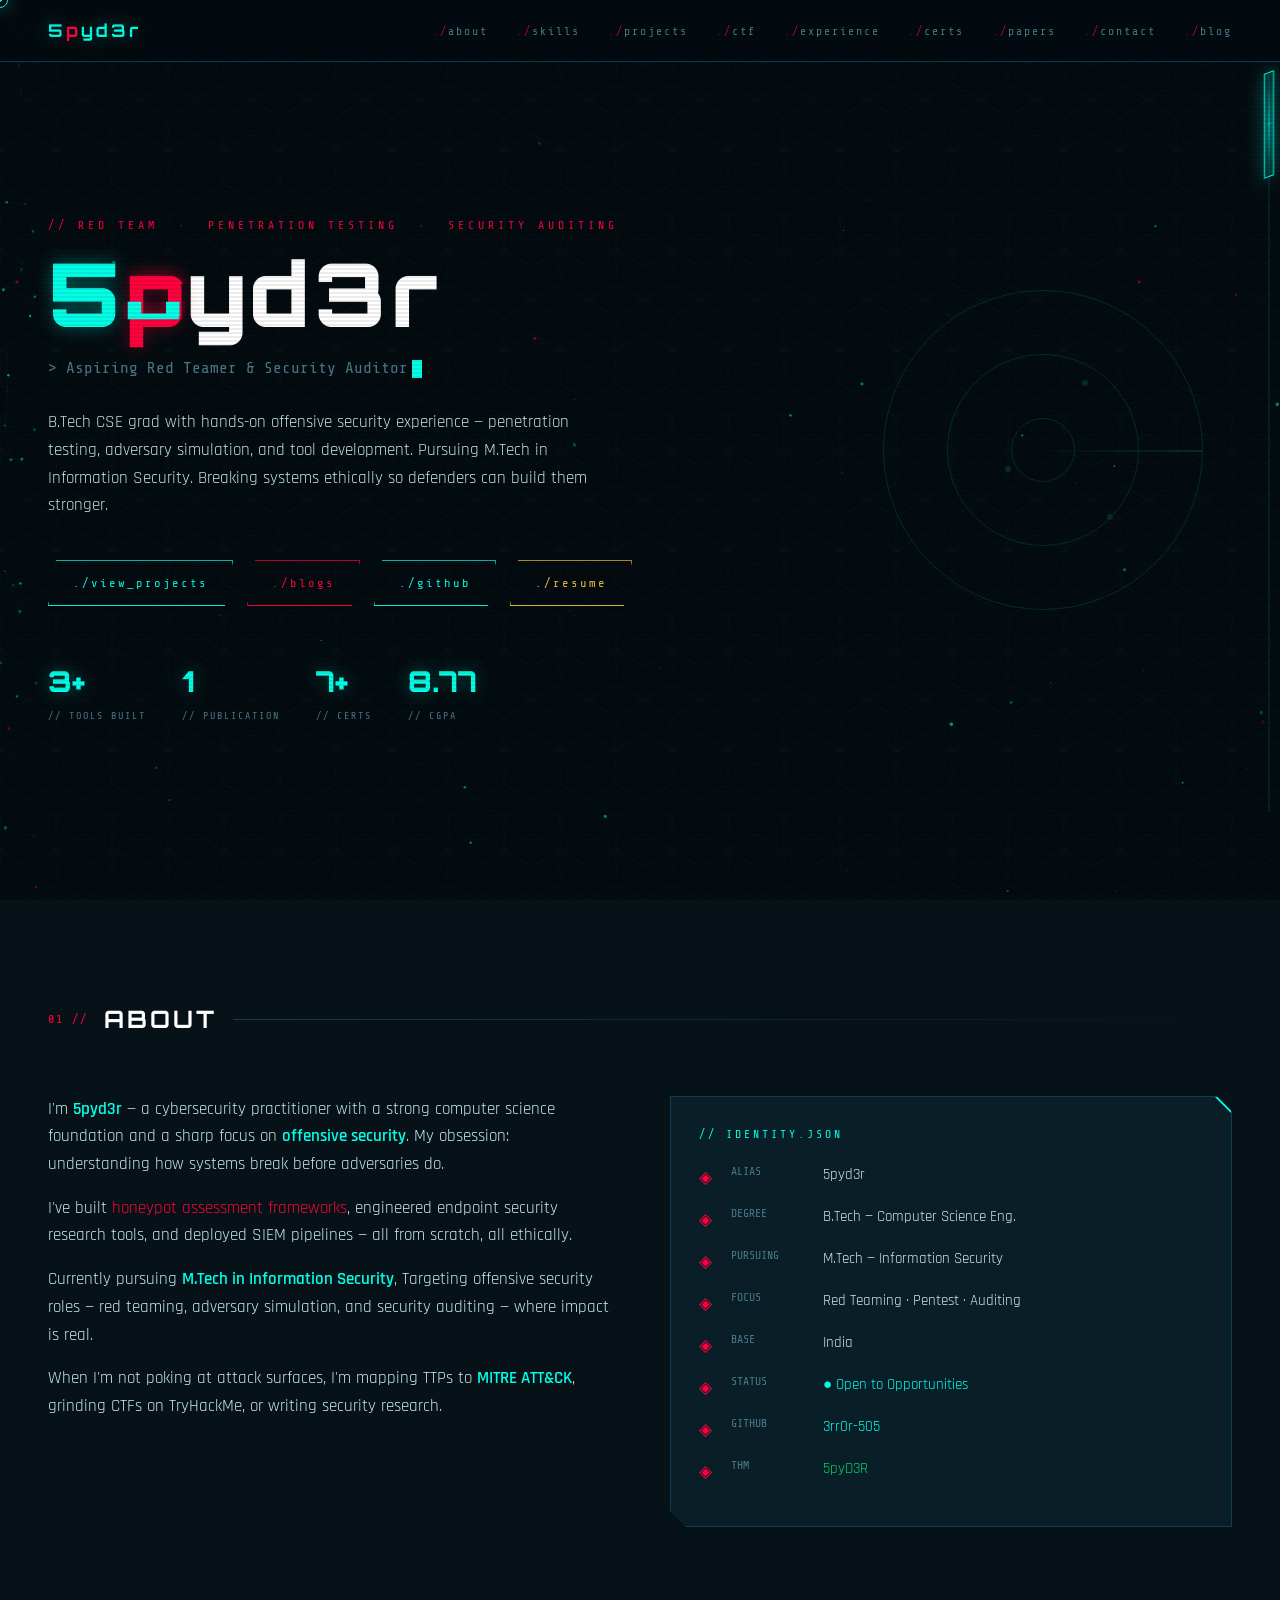
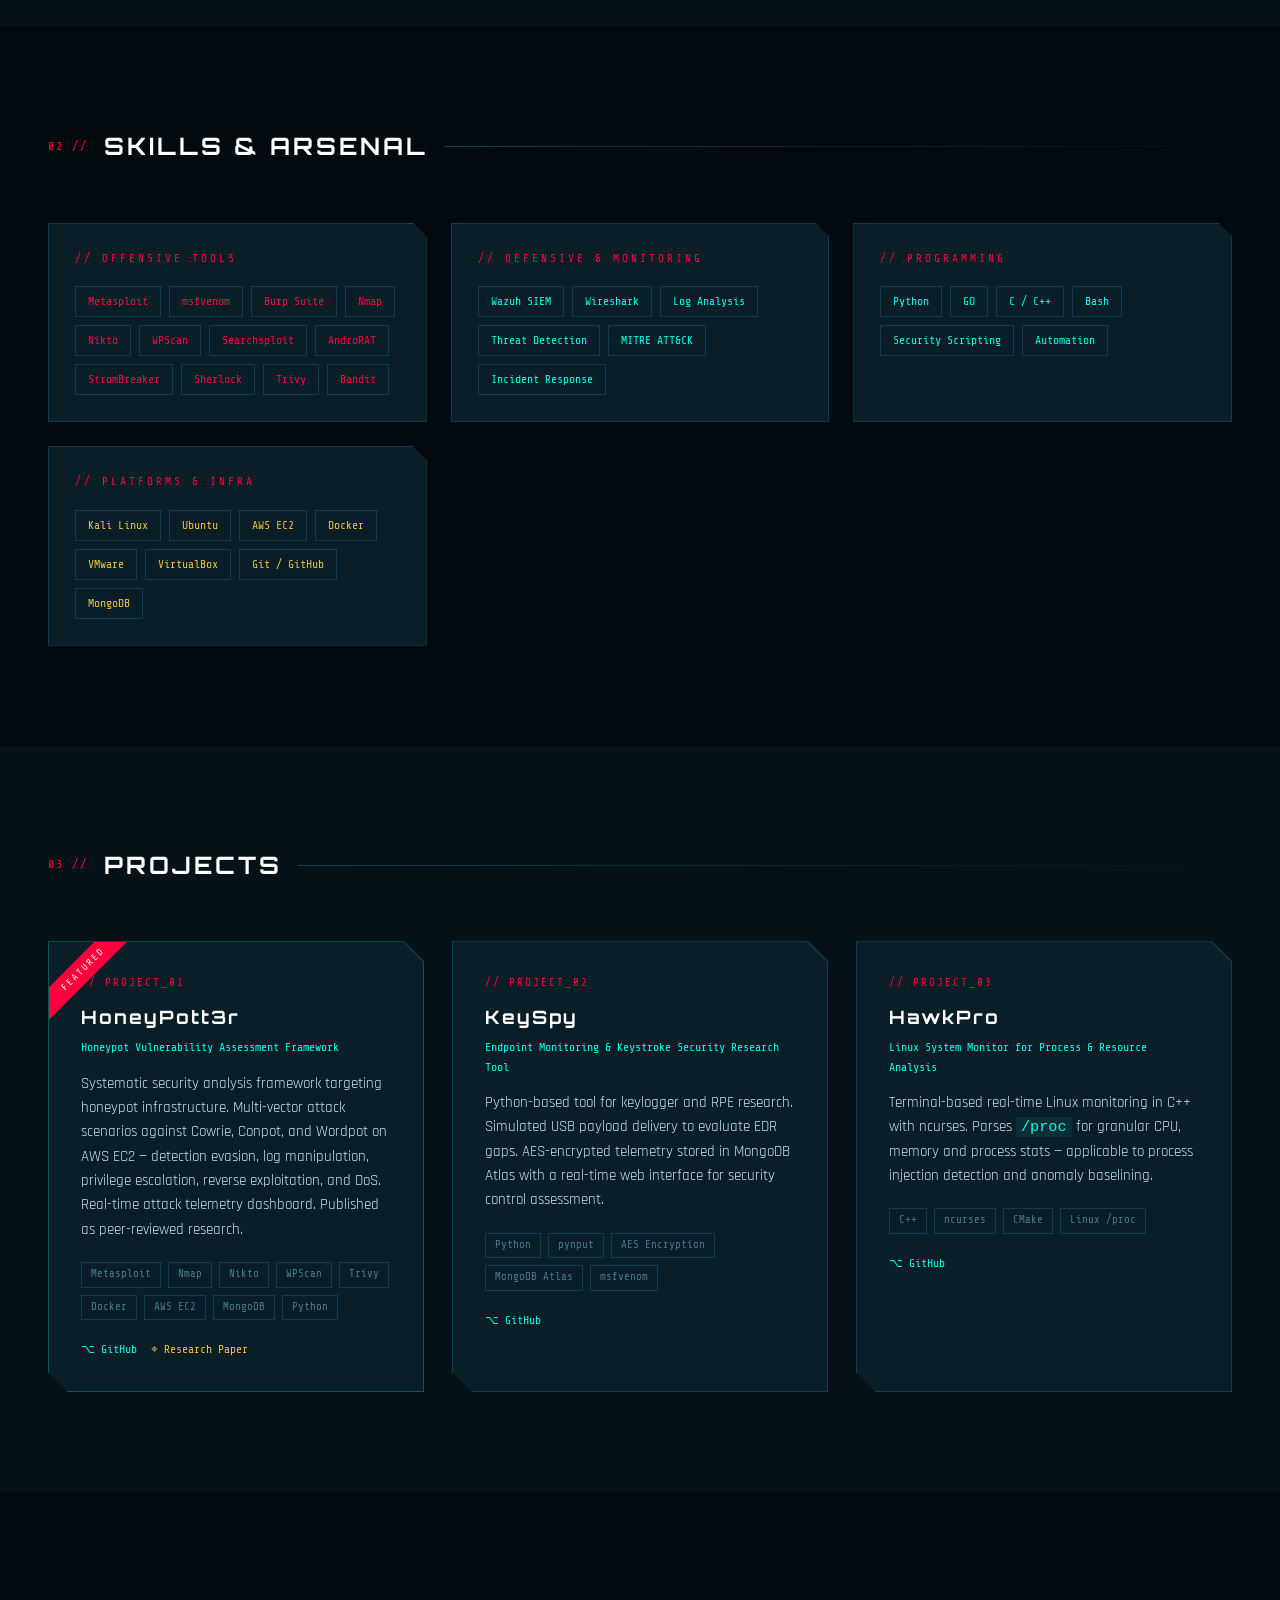
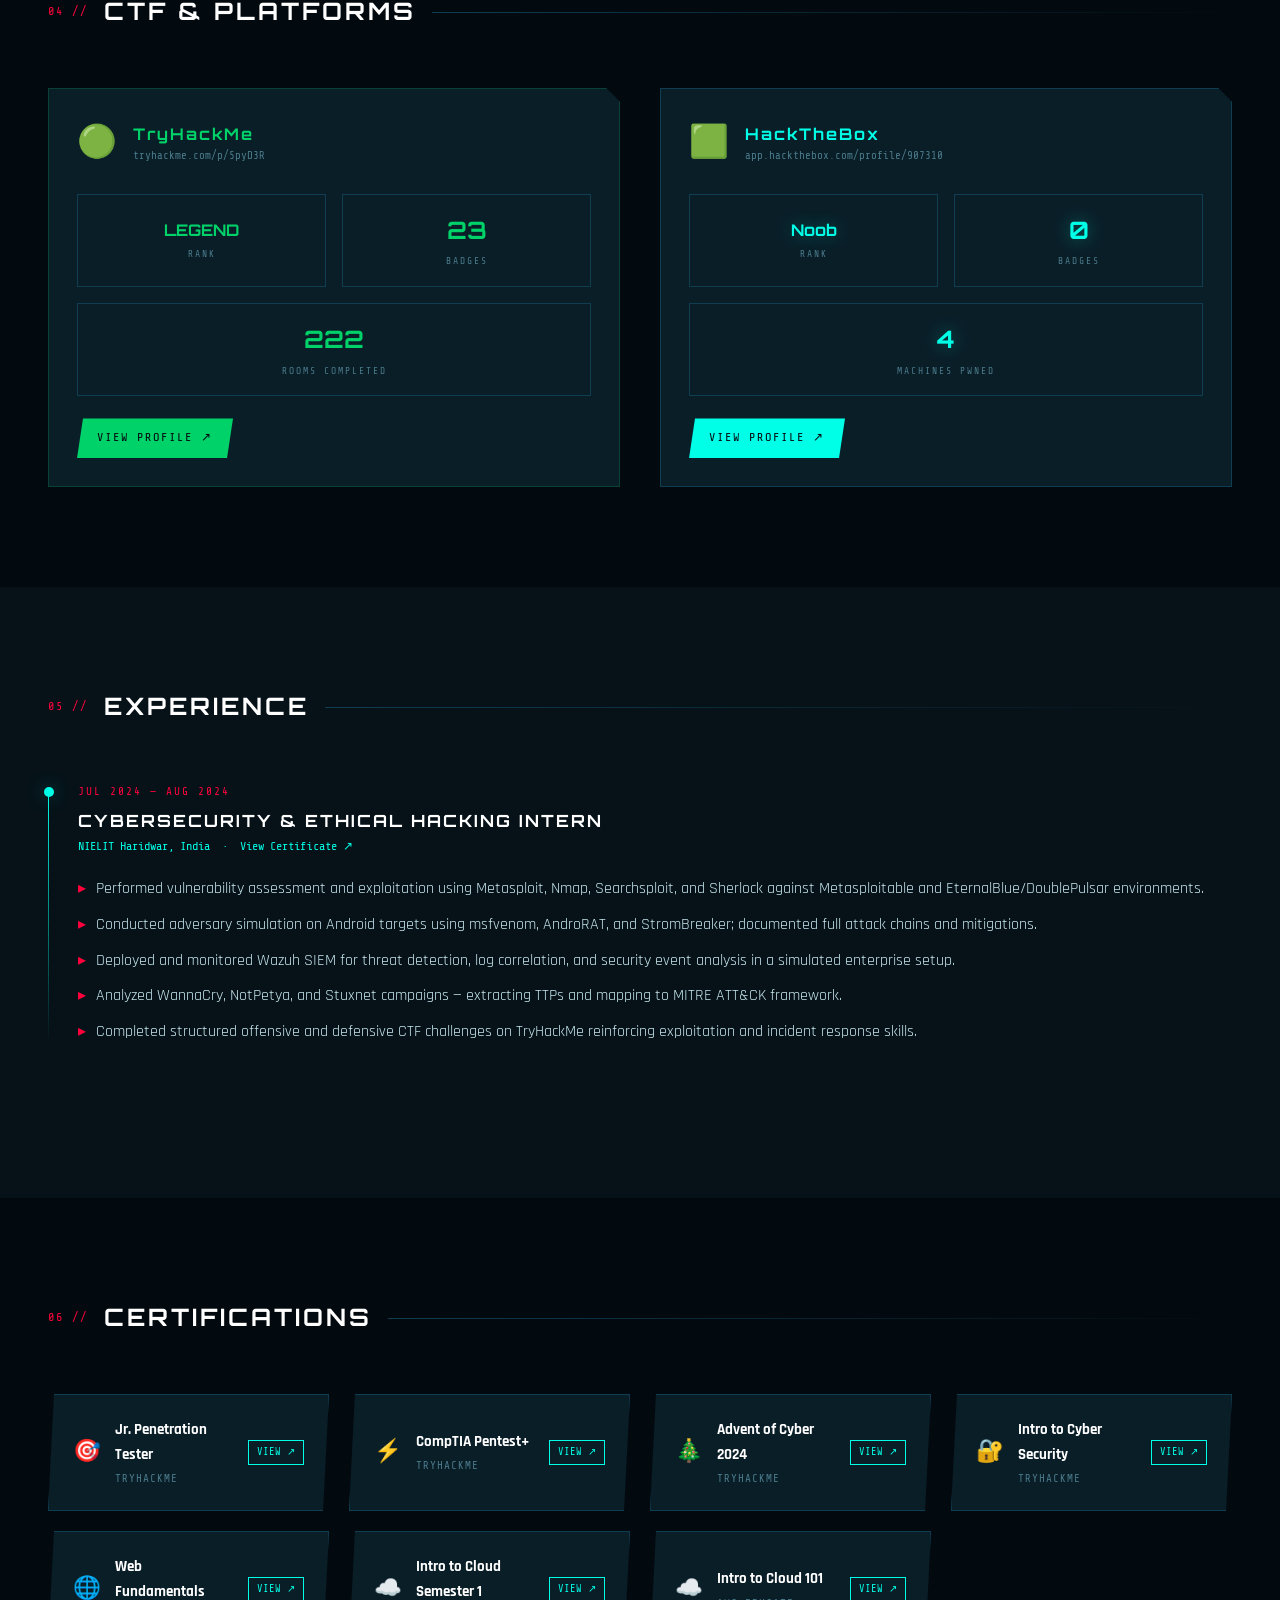
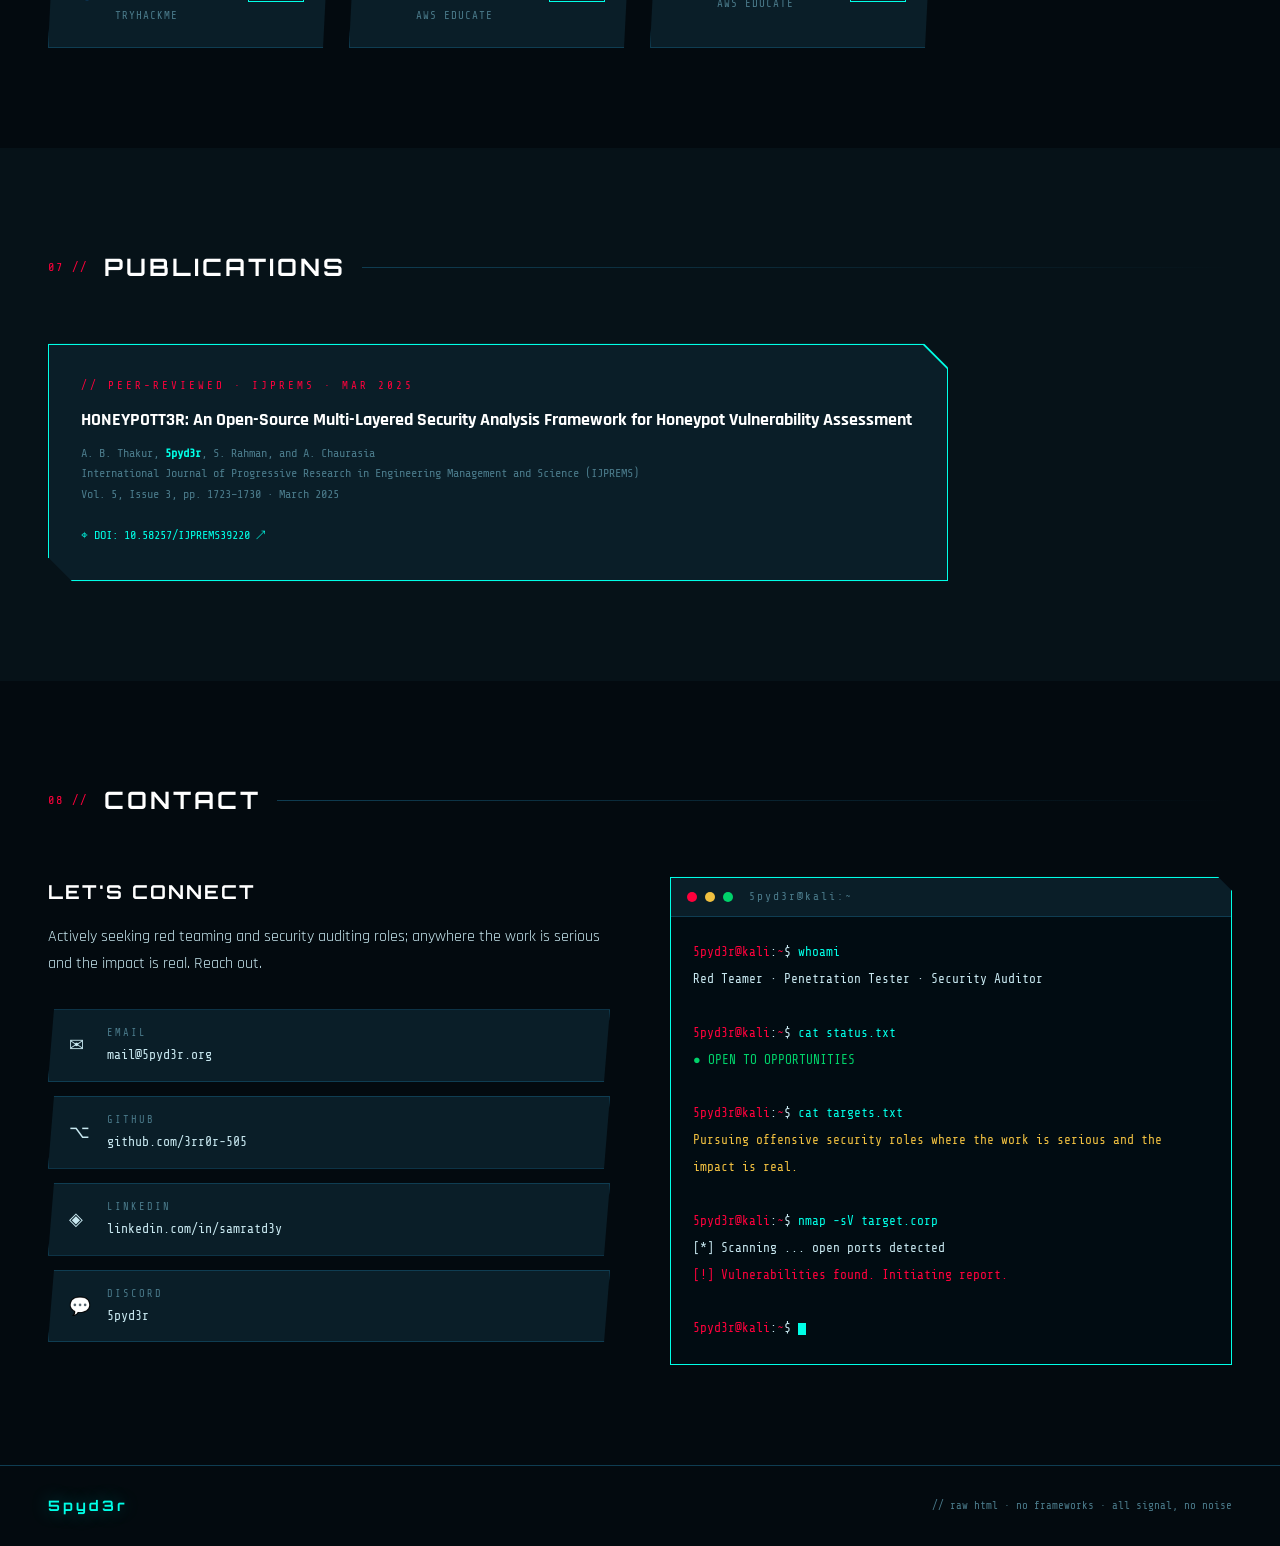
<file: index.html>
<!DOCTYPE html>
<!-- ============================================================
        5pyd3r // Red Team Portfolio
        Author  : 5pyd3r
        GitHub  : https://github.com/3rr0r-505
        Version : 2.0 — fully annotated build
        
        CTRL+F QUICK-INDEX
        ──────────────────────
        [HTML:CURSOR]   — Cursor DOM elements
        [HTML:NAV]      — Navigation bar
        [HTML:HERO]     — Hero section
        [HTML:ABOUT]    — About section (01)
        [HTML:SKILLS]   — Skills section (02)
        [HTML:PROJECTS] — Projects section (03)
        [HTML:CTF]      — CTF & Platforms section (04)
        [HTML:EXPERIENCE]— Experience / timeline (05)
        [HTML:CERTS]    — Certifications (06)
        [HTML:PUBLICATIONS]— Publications (07)
        [HTML:CONTACT]  — Contact section (08)
        [HTML:FOOTER]   — Footer
        ============================================================ -->
<html lang="en">
<head>
    <meta charset="UTF-8"/>
    <meta name="viewport" content="width=device-width, initial-scale=1.0"/>
    <title>5pyd3r // Red Team Portfolio</title>
    <link rel="icon" href="assets/favicon/favicon.ico" type="image/x-icon">
    <!-- ═══════════════════════════════════════════
        [FONTS] — Google Fonts
        Share Tech Mono → --mono (code/terminal text)
        Rajdhani        → --body (body paragraphs)
        Orbitron        → --head (headings, logo, stats)
        To swap a font: change the URL param & update
        the matching CSS variable in [CSS:ROOT]
        ═══════════════════════════════════════════ -->
    <!--<link rel="preconnect" href="https://fonts.googleapis.com"/>
    <link href="https://fonts.googleapis.com/css2?family=Share+Tech+Mono&family=Rajdhani:wght@400;600;700&family=Orbitron:wght@700;900&display=swap" rel="stylesheet"/>-->
    <link rel="stylesheet" href="style.css">
</head>

<!-- ═══════════════════════════[body tag]════════════════════════════════ -->
<body>
    <!-- ═══════════════════════════════════════════════════════════
        [HTML:CURSOR] — Custom cursor DOM elements
        Positioned by JS mousemove listener
        Both are pointer-events:none so they never block clicks
        ═══════════════════════════════════════════════════════════ -->
    <div id="cursor"></div>      <!-- Outer ring — expands on hover -->
    <div id="cursor-dot"></div>  <!-- Inner solid dot -->

    <!-- ═══════════════════════════════════════════════════════════
        [HTML:SCROLLBAR] — Custom DOM scrollbar (replaces native)
        Track = fixed right-edge rail, Thumb = moves with scroll
        Styled via [CSS:SCROLLBAR], driven by [JS:SCROLLBAR]
        ═══════════════════════════════════════════════════════════ -->
    <div id="scrollbar-track">   <!-- Fixed right-edge rail -->
    <div id="scrollbar-thumb"></div>  <!-- Sliding gradient thumb -->
    </div>

    <!-- ═══════════════════════════════════════════════════════════
        [HTML:NAV] — Fixed top navigation bar
        Logo links back to top (#)
        Nav links are section anchors — update href to match section IDs
        Resume button is commented out — uncomment + update path to enable
        ═══════════════════════════════════════════════════════════ -->
    <nav>
        <!-- Logo — "5pyd3r" with red "p" via <span> -->
        <a href="/" style="text-decoration:none">
        <div class="nav-logo">5<span>p</span>yd3r</div>
        </a>

        <!-- Nav links — each gets "./" prefix via CSS ::before -->
        <ul class="nav-links">
        <li><a href="#about">about</a></li>
        <li><a href="#skills">skills</a></li>
        <li><a href="#projects">projects</a></li>
        <li><a href="#ctf">ctf</a></li>
        <li><a href="#experience">experience</a></li>
        <li><a href="#certifications">certs</a></li>
        <li><a href="#publications">papers</a></li>
        <li><a href="#contact">contact</a></li>
        <li><a href="/blog/">blog</a></li>
        </ul>

        <!-- Resume download button — uncomment to show, update path -->
        <!-- <a href="Curriculum Vitae/CV_Samrat_Dey.pdf" class="nav-cv" download>⬇ RESUME</a> -->
    </nav>

    <!-- ═══════════════════════════════════════════════════════════
        [HTML:HERO] — Landing / hero section
        Layers (back to front):
            1. .hex-bg      → animated hex grid background
            2. #particles   → JS canvas (dots + connection lines)
            3. .radar       → radar animation (right side, desktop)
            4. .hero-content → all foreground text + buttons
        ═══════════════════════════════════════════════════════════ -->
    <section id="hero">

        <!-- Layer 1: Hex grid tile background -->
        <div class="hex-bg"></div>

        <!-- Layer 2: Particle canvas — JS draws here, see [JS:PARTICLES] -->
        <canvas id="particles"></canvas>

        <!-- Layer 3: Radar widget — 4 rings + sweep arm + 3 blip targets -->
        <div class="radar">
        <div class="radar-circle"></div>  <!-- Outermost ring -->
        <div class="radar-circle"></div>  <!-- 2nd ring (inset 20%) -->
        <div class="radar-circle"></div>  <!-- 3rd ring (inset 40%) -->
        <div class="radar-circle"></div>  <!-- Innermost ring (inset 60%) -->
        <div class="radar-sweep"></div>   <!-- Rotating sweep arm -->
        <!-- Blip targets — adjust top/left % to reposition, animation-delay to resync -->
        <div class="radar-blip" style="top:28%;left:62%;animation-delay:.8s"></div>
        <div class="radar-blip" style="top:55%;left:38%;animation-delay:1.6s"></div>
        <div class="radar-blip" style="top:70%;left:70%;animation-delay:2.4s"></div>
        </div>

        <!-- Layer 4: Hero foreground content -->
        <div class="hero-content">

        <!-- Small descriptor tag above the name -->
        <div class="hero-tag">// RED TEAM &nbsp;·&nbsp; PENETRATION TESTING &nbsp;·&nbsp; SECURITY AUDITING</div>

        <!-- Giant display name — "5" cyan, "p" has glitch effect, "yd3r" white -->
        <!-- data-text on .glitch must match the character inside it -->
        <div class="hero-name"><span class="accent-c">5</span><span class="glitch accent-r" data-text="p">p</span><span>yd3r</span></div>

        <!-- Role subtitle with blinking cursor -->
        <div class="hero-role">&gt;&nbsp;Aspiring Red Teamer &amp; Security Auditor<span class="blink"></span></div>

        <!-- Bio description paragraph -->
        <p class="hero-desc">
            B.Tech CSE grad with hands-on offensive security experience — penetration testing,
            adversary simulation, and tool development. Pursuing M.Tech in Information Security.
            Breaking systems ethically so defenders can build them stronger.
        </p>

        <!-- CTA buttons — update href values as needed -->
        <div class="hero-btns">
            <a href="#projects" class="btn">./view_projects</a>
            <a href="/blog/" class="btn btn-red">./blogs</a>
            <a href="https://github.com/3rr0r-505" class="btn" target="_blank" rel="noopener">./github</a>
            <a href="assets/curriculum-vitae/resume.pdf" class="btn btn-yellow" target="_blank">./resume</a>
        </div>

        <!-- Animated stat counters — data-count sets target number -->
        <!-- data-suffix="cgpa" triggers special CGPA formatting (divides by 100) -->
        <div class="hero-stats">
            <div>
            <div class="stat-num" data-count="3">0</div>          <!-- Tools built -->
            <div class="stat-label">// TOOLS BUILT</div>
            </div>
            <div>
            <div class="stat-num" data-count="1" data-noplus>0</div>          <!-- Publications -->
            <div class="stat-label">// PUBLICATION</div>
            </div>
            <div>
            <div class="stat-num" data-count="7">0</div>          <!-- Certifications -->
            <div class="stat-label">// CERTS</div>
            </div>
            <div>
            <div class="stat-num" data-count="877" data-suffix="cgpa">0</div>  <!-- CGPA: 877/100 = 8.77 -->
            <div class="stat-label">// CGPA</div>
            </div>
        </div>

        </div><!-- /hero-content -->
    </section><!-- /hero -->

    <!-- ═══════════════════════════════════════════════════════════
        [HTML:ABOUT] — About section (01)
        Left: bio paragraphs with .highlight (cyan) and .red spans
        Right: identity card — update each .info-val to change data
        ═══════════════════════════════════════════════════════════ -->
    <section id="about">
        <div class="section-header reveal">
        <span class="section-num">01 //</span>
        <h2 class="section-title">ABOUT</h2>
        <div class="section-line"></div>
        </div>

        <div class="about-grid">

        <!-- Bio text — edit paragraphs here -->
        <div class="about-text reveal">
            <p>I'm <span class="highlight">5pyd3r</span> — a cybersecurity practitioner with a strong computer science foundation and a sharp focus on <span class="highlight">offensive security</span>. My obsession: understanding how systems break before adversaries do.</p>
            <p>I've built <span class="red">honeypot assessment frameworks</span>, engineered endpoint security research tools, and deployed SIEM pipelines — all from scratch, all ethically.</p>
            <p>Currently pursuing <span class="highlight">M.Tech in Information Security</span>, Targeting offensive security roles — red teaming, adversary simulation, and security auditing — where impact is real.</p>
            <p>When I'm not poking at attack surfaces, I'm mapping TTPs to <span class="highlight">MITRE ATT&CK</span>, grinding CTFs on TryHackMe, or writing security research.</p>
        </div>

        <!-- Identity card — update each .info-val to change displayed data -->
        <div class="about-card reveal">
            <div class="card-title">// IDENTITY.JSON</div>
            <div class="info-row"><div class="info-icon">◈</div><div class="info-label">ALIAS</div>   <div class="info-val">5pyd3r</div></div>
            <div class="info-row"><div class="info-icon">◈</div><div class="info-label">DEGREE</div>  <div class="info-val">B.Tech — Computer Science Eng.</div></div>
            <div class="info-row"><div class="info-icon">◈</div><div class="info-label">PURSUING</div><div class="info-val">M.Tech — Information Security</div></div>
            <div class="info-row"><div class="info-icon">◈</div><div class="info-label">FOCUS</div>   <div class="info-val">Red Teaming · Pentest · Auditing</div></div>
            <div class="info-row"><div class="info-icon">◈</div><div class="info-label">BASE</div>    <div class="info-val">India</div></div>
            <div class="info-row"><div class="info-icon">◈</div><div class="info-label">STATUS</div>  <div class="info-val" style="color:var(--accent)">● Open to Opportunities</div></div>
            <div class="info-row"><div class="info-icon">◈</div><div class="info-label">GITHUB</div>  <div class="info-val"><a href="https://github.com/3rr0r-505" style="color:var(--accent);text-decoration:none" target="_blank">3rr0r-505</a></div></div>
            <div class="info-row"><div class="info-icon">◈</div><div class="info-label">THM</div>     <div class="info-val"><a href="https://tryhackme.com/p/5pyD3R" style="color:#00d26a;text-decoration:none" target="_blank">5pyD3R</a></div></div>
        </div>

        </div>
    </section><!-- /about -->

    <!-- ═══════════════════════════════════════════════════════════
        [HTML:SKILLS] — Skills & Arsenal section (02)
        4 category cards + proficiency bar chart below
        Add new skill: copy a <span class="skill-tag"> and paste inside any .skill-tags div
        Add new bar: copy a .skill-bar-row and update label, width%, and pct text
        ═══════════════════════════════════════════════════════════ -->
    <section id="skills">
        <div class="section-header reveal">
        <span class="section-num">02 //</span>
        <h2 class="section-title">SKILLS &amp; ARSENAL</h2>
        <div class="section-line"></div>
        </div>

        <div class="skills-grid">

        <!-- Category 1: Offensive tools — red tags -->
        <div class="skill-cat reveal">
            <div class="skill-cat-title">// OFFENSIVE TOOLS</div>
            <div class="skill-tags">
            <span class="skill-tag red">Metasploit</span>
            <span class="skill-tag red">msfvenom</span>
            <span class="skill-tag red">Burp Suite</span>
            <span class="skill-tag red">Nmap</span>
            <span class="skill-tag red">Nikto</span>
            <span class="skill-tag red">WPScan</span>
            <span class="skill-tag red">Searchsploit</span>
            <span class="skill-tag red">AndroRAT</span>
            <span class="skill-tag red">StromBreaker</span>
            <span class="skill-tag red">Sherlock</span>
            <span class="skill-tag red">Trivy</span>
            <span class="skill-tag red">Bandit</span>
            </div>
        </div>

        <!-- Category 2: Defensive / monitoring — cyan tags (default) -->
        <div class="skill-cat reveal">
            <div class="skill-cat-title">// DEFENSIVE &amp; MONITORING</div>
            <div class="skill-tags">
            <span class="skill-tag">Wazuh SIEM</span>
            <span class="skill-tag">Wireshark</span>
            <span class="skill-tag">Log Analysis</span>
            <span class="skill-tag">Threat Detection</span>
            <span class="skill-tag">MITRE ATT&amp;CK</span>
            <span class="skill-tag">Incident Response</span>
            </div>
        </div>

        <!-- Category 3: Programming — cyan tags (default) -->
        <div class="skill-cat reveal">
            <div class="skill-cat-title">// PROGRAMMING</div>
            <div class="skill-tags">
            <span class="skill-tag">Python</span>
            <span class="skill-tag">GO</span>
            <span class="skill-tag">C / C++</span>
            <span class="skill-tag">Bash</span>
            <span class="skill-tag">Security Scripting</span>
            <span class="skill-tag">Automation</span>
            </div>
        </div>

        <!-- Category 4: Platforms & infra — yellow tags -->
        <div class="skill-cat reveal">
            <div class="skill-cat-title">// PLATFORMS &amp; INFRA</div>
            <div class="skill-tags">
            <span class="skill-tag yellow">Kali Linux</span>
            <span class="skill-tag yellow">Ubuntu</span>
            <span class="skill-tag yellow">AWS EC2</span>
            <span class="skill-tag yellow">Docker</span>
            <span class="skill-tag yellow">VMware</span>
            <span class="skill-tag yellow">VirtualBox</span>
            <span class="skill-tag yellow">Git / GitHub</span>
            <span class="skill-tag yellow">MongoDB</span>
            </div>
        </div>

        </div><!-- /skills-grid -->

        <!-- Proficiency bars — width% on .skill-bar-fill sets the bar level -->
        <!-- JS animates scaleX(0→1) when this section scrolls into view -->
        <!-- Each row: label | track (fill inside) | percentage text -->
        <!--<div style="margin-top:48px;max-width:700px">
            <div class="reveal">
                <div style="font-family:var(--mono);font-size:.7rem;color:var(--accent2);letter-spacing:3px;margin-bottom:20px">// PROFICIENCY LEVELS</div>
                <div class="skill-bar">
                <div class="skill-bar-row">
                    <span class="skill-bar-label">Pentest</span>
                    <div class="skill-bar-track"><div class="skill-bar-fill" style="width:80%"></div></div>
                    <span class="skill-bar-pct">80%</span>
                </div>
                <div class="skill-bar-row">
                    <span class="skill-bar-label">Python</span>
                    <div class="skill-bar-track"><div class="skill-bar-fill" style="width:82%"></div></div>
                    <span class="skill-bar-pct">82%</span>
                </div>
                <div class="skill-bar-row">
                    <span class="skill-bar-label">Linux / Kali</span>
                    <div class="skill-bar-track"><div class="skill-bar-fill" style="width:85%"></div></div>
                    <span class="skill-bar-pct">85%</span>
                </div>
                <div class="skill-bar-row">
                    <span class="skill-bar-label">SIEM / Logs</span>
                    <div class="skill-bar-track"><div class="skill-bar-fill" style="width:72%"></div></div>
                    <span class="skill-bar-pct">72%</span>
                </div>
                <div class="skill-bar-row">
                    <span class="skill-bar-label">C / C++</span>
                    <div class="skill-bar-track"><div class="skill-bar-fill" style="width:70%"></div></div>
                    <span class="skill-bar-pct">70%</span>
                </div>
                <div class="skill-bar-row">
                    <span class="skill-bar-label">Cloud (AWS)</span>
                    <div class="skill-bar-track"><div class="skill-bar-fill" style="width:65%"></div></div>
                    <span class="skill-bar-pct">65%</span>
                </div>
                </div>
            </div>
        </div>-->

    </section><!-- /skills -->

    <!-- ═══════════════════════════════════════════════════════════
        [HTML:PROJECTS] — Projects section (03)
        To add a new project: copy a .proj-card div block and update:
            .proj-id   → // PROJECT_0X
            .proj-name → Project name
            .proj-sub  → Short subtitle
            .proj-desc → Description paragraph
            .proj-tools → Tool span tags
            .proj-links → GitHub + optional paper links
        Add class "featured" to .proj-card for the diagonal ribbon
        ═══════════════════════════════════════════════════════════ -->
    <section id="projects">
        <div class="section-header reveal">
        <span class="section-num">03 //</span>
        <h2 class="section-title">PROJECTS</h2>
        <div class="section-line"></div>
        </div>

        <div class="projects-grid">

        <!-- Project 01: HoneyPott3r — FEATURED -->
        <div class="proj-card featured reveal">
            <div class="proj-id">// PROJECT_01</div>
            <div class="proj-name">HoneyPott3r</div>
            <div class="proj-sub">Honeypot Vulnerability Assessment Framework</div>
            <p class="proj-desc">Systematic security analysis framework targeting honeypot infrastructure. Multi-vector attack scenarios against Cowrie, Conpot, and Wordpot on AWS EC2 — detection evasion, log manipulation, privilege escalation, reverse exploitation, and DoS. Real-time attack telemetry dashboard. Published as peer-reviewed research.</p>
            <div class="proj-tools">
            <span class="proj-tool">Metasploit</span><span class="proj-tool">Nmap</span>
            <span class="proj-tool">Nikto</span><span class="proj-tool">WPScan</span>
            <span class="proj-tool">Trivy</span><span class="proj-tool">Docker</span>
            <span class="proj-tool">AWS EC2</span><span class="proj-tool">MongoDB</span>
            <span class="proj-tool">Python</span>
            </div>
            <div class="proj-links">
            <a href="https://github.com/3rr0r-505/HoneyPott3r" class="proj-link" target="_blank" rel="noopener">⌥ GitHub</a>
            <a href="https://www.doi.org/10.58257/IJPREMS39220" class="proj-link paper" target="_blank" rel="noopener">⌖ Research Paper</a>
            </div>
        </div>

        <!-- Project 02: KeySpy -->
        <div class="proj-card reveal">
            <div class="proj-id">// PROJECT_02</div>
            <div class="proj-name">KeySpy</div>
            <div class="proj-sub">Endpoint Monitoring &amp; Keystroke Security Research Tool</div>
            <p class="proj-desc">Python-based tool for keylogger and RPE research. Simulated USB payload delivery to evaluate EDR gaps. AES-encrypted telemetry stored in MongoDB Atlas with a real-time web interface for security control assessment.</p>
            <div class="proj-tools">
            <span class="proj-tool">Python</span><span class="proj-tool">pynput</span>
            <span class="proj-tool">AES Encryption</span><span class="proj-tool">MongoDB Atlas</span>
            <span class="proj-tool">msfvenom</span>
            </div>
            <div class="proj-links">
            <a href="https://github.com/3rr0r-505/KeySpy" class="proj-link" target="_blank" rel="noopener">⌥ GitHub</a>
            </div>
        </div>

        <!-- Project 03: HawkPro -->
        <div class="proj-card reveal">
            <div class="proj-id">// PROJECT_03</div>
            <div class="proj-name">HawkPro</div>
            <div class="proj-sub">Linux System Monitor for Process &amp; Resource Analysis</div>
            <p class="proj-desc">Terminal-based real-time Linux monitoring in C++ with ncurses. Parses <code style="color:var(--accent);background:rgba(0,255,231,.07);padding:1px 5px">/proc</code> for granular CPU, memory and process stats — applicable to process injection detection and anomaly baselining.</p>
            <div class="proj-tools">
            <span class="proj-tool">C++</span><span class="proj-tool">ncurses</span>
            <span class="proj-tool">CMake</span><span class="proj-tool">Linux /proc</span>
            </div>
            <div class="proj-links">
            <a href="https://github.com/3rr0r-505/HawkPro" class="proj-link" target="_blank" rel="noopener">⌥ GitHub</a>
            </div>
        </div>

        </div><!-- /projects-grid -->
    </section><!-- /projects -->

    <!-- ═══════════════════════════════════════════════════════════
        [HTML:CTF] — CTF & Platforms section (04)
        Left card:  TryHackMe — green themed (.ctf-thm)
        Right card: HackTheBox — placeholder with areas of focus
        To update THM stats: edit .ctf-stat-num values
        To add badges: copy a .ctf-badge span with appropriate color class
        ═══════════════════════════════════════════════════════════ -->
    <section id="ctf">
        <div class="section-header reveal">
            <span class="section-num">04 //</span>
            <h2 class="section-title">CTF &amp; PLATFORMS</h2>
            <div class="section-line"></div>
        </div>

        <div class="ctf-grid">

            <!-- TryHackMe -->
            <div class="ctf-platform ctf-thm reveal">
            <div class="ctf-platform-header">
                <div class="ctf-platform-icon">🟢</div>
                <div>
                <div class="ctf-platform-name">TryHackMe</div>
                <div class="ctf-platform-url">tryhackme.com/p/5pyD3R</div>
                </div>
            </div>

            <div class="ctf-stats">
                <div class="ctf-stat">
                <div class="ctf-stat-num" style="font-size:1rem;padding-top:6px;">LEGEND</div>
                <div class="ctf-stat-label">RANK</div>
                </div>
                <div class="ctf-stat">
                <div class="ctf-stat-num" data-count="25" data-suffix="">0</div>
                <div class="ctf-stat-label">BADGES</div>
                </div>
                <div class="ctf-stat" style="grid-column:span 2;">
                <div class="ctf-stat-num" data-count="235" data-suffix="">0</div>
                <div class="ctf-stat-label">ROOMS COMPLETED</div>
                </div>
            </div>

            <a href="https://tryhackme.com/p/5pyD3R" class="ctf-link" target="_blank" rel="noopener">VIEW PROFILE ↗</a>
            </div>

            <!-- HackTheBox -->
            <div class="ctf-platform reveal">
            <div class="ctf-platform-header">
                <div class="ctf-platform-icon">🟩</div>
                <div>
                <div class="ctf-platform-name" style="color:var(--accent)">HackTheBox</div>
                <div class="ctf-platform-url">app.hackthebox.com/profile/907310</div>
                </div>
            </div>

            <div class="ctf-stats">
                <div class="ctf-stat">
                <div class="ctf-stat-num" style="font-size:1rem;padding-top:6px;color:var(--accent);">Noob</div>
                <div class="ctf-stat-label">RANK</div>
                </div>
                <div class="ctf-stat">
                <div class="ctf-stat-num" data-count="0" data-suffix="" style="color:var(--accent);">0</div>
                <div class="ctf-stat-label">BADGES</div>
                </div>
                <div class="ctf-stat" style="grid-column:span 2;">
                <div class="ctf-stat-num" data-count="5" data-suffix="" style="color:var(--accent);">0</div>
                <div class="ctf-stat-label">MACHINES PWNED</div>
                </div>
            </div>

            <a href="https://app.hackthebox.com/users/907310?profile-top-tab=machines&ownership-period=1M&profile-bottom-tab=prolabs" class="ctf-link" style="background:var(--accent);color:var(--bg);" target="_blank" rel="noopener">VIEW PROFILE ↗</a>
            </div>

        </div>
    </section><!-- /ctf -->

    <!-- ═══════════════════════════════════════════════════════════
        [HTML:EXPERIENCE] — Experience / Timeline section (05)
        To add a new role: copy the entire .tl-item div and update:
            .tl-dot    → (no change needed, styling only)
            .tl-date   → Date range
            .tl-role   → Job title
            .tl-org    → Organization + optional certificate link
            .tl-points → Bullet point list items
        ═══════════════════════════════════════════════════════════ -->
    <section id="experience">
        <div class="section-header reveal">
        <span class="section-num">05 //</span>
        <h2 class="section-title">EXPERIENCE</h2>
        <div class="section-line"></div>
        </div>

        <div class="timeline">

        <!-- Experience entry 1: NIELIT Internship -->
        <div class="tl-item reveal">
            <div class="tl-dot"></div>  <!-- Glowing timeline dot -->
            <div class="tl-date">JUL 2024 — AUG 2024</div>
            <div class="tl-role">CYBERSECURITY &amp; ETHICAL HACKING INTERN</div>
            <div class="tl-org">
            NIELIT Haridwar, India &nbsp;·&nbsp;
            <a href="assets/certs/intern-2024.pdf" style="color:var(--accent);text-decoration:none" target="_blank">View Certificate ↗</a>
            </div>
            <ul class="tl-points">
            <li>Performed vulnerability assessment and exploitation using Metasploit, Nmap, Searchsploit, and Sherlock against Metasploitable and EternalBlue/DoublePulsar environments.</li>
            <li>Conducted adversary simulation on Android targets using msfvenom, AndroRAT, and StromBreaker; documented full attack chains and mitigations.</li>
            <li>Deployed and monitored Wazuh SIEM for threat detection, log correlation, and security event analysis in a simulated enterprise setup.</li>
            <li>Analyzed WannaCry, NotPetya, and Stuxnet campaigns — extracting TTPs and mapping to MITRE ATT&amp;CK framework.</li>
            <li>Completed structured offensive and defensive CTF challenges on TryHackMe reinforcing exploitation and incident response skills.</li>
            </ul>
        </div>
        <!-- Add more .tl-item blocks here for additional experience entries -->

        </div><!-- /timeline -->
    </section><!-- /experience -->

    <!-- ═══════════════════════════════════════════════════════════
        [HTML:CERTS] — Certifications section (06)
        Each .cert-card is an <a> tag linking directly to the cert PDF
        To add a cert: copy a .cert-card block, update:
            href       → Direct link to certificate
            .cert-icon → Emoji icon
            .cert-name → Certificate name
            .cert-platform → Issuing platform
        ═══════════════════════════════════════════════════════════ -->
    <section id="certifications">
        <div class="section-header reveal">
        <span class="section-num">06 //</span>
        <h2 class="section-title">CERTIFICATIONS</h2>
        <div class="section-line"></div>
        </div>

        <div class="certs-grid">

        <!-- Cert 1: Jr. Penetration Tester (TryHackMe) -->
        <a class="cert-card reveal" href="https://tryhackme-certificates.s3-eu-west-1.amazonaws.com/THM-EVC7DTCYWJ.pdf" target="_blank" rel="noopener">
            <div class="cert-icon">🎯</div>
            <div class="cert-info">
            <div class="cert-name">Jr. Penetration Tester</div>
            <div class="cert-platform">TRYHACKME</div>
            </div>
            <div class="cert-badge">VIEW ↗</div>
        </a>

        <!-- Cert 2: CompTIA Pentest+ (TryHackMe) -->
        <a class="cert-card reveal" href="https://tryhackme-certificates.s3-eu-west-1.amazonaws.com/THM-9YN8F6SLAJ.pdf" target="_blank" rel="noopener">
            <div class="cert-icon">⚡</div>
            <div class="cert-info">
            <div class="cert-name">CompTIA Pentest+</div>
            <div class="cert-platform">TRYHACKME</div>
            </div>
            <div class="cert-badge">VIEW ↗</div>
        </a>

        <!-- Cert 3: Advent of Cyber 2024 (TryHackMe) -->
        <a class="cert-card reveal" href="https://tryhackme-certificates.s3-eu-west-1.amazonaws.com/THM-KCYOBBMWKV.pdf" target="_blank" rel="noopener">
            <div class="cert-icon">🎄</div>
            <div class="cert-info">
            <div class="cert-name">Advent of Cyber 2024</div>
            <div class="cert-platform">TRYHACKME</div>
            </div>
            <div class="cert-badge">VIEW ↗</div>
        </a>

        <!-- Cert 4: Intro to Cyber Security (TryHackMe) -->
        <a class="cert-card reveal" href="https://tryhackme-certificates.s3-eu-west-1.amazonaws.com/THM-VDDWDT8NWY.pdf" target="_blank" rel="noopener">
            <div class="cert-icon">🔐</div>
            <div class="cert-info">
            <div class="cert-name">Intro to Cyber Security</div>
            <div class="cert-platform">TRYHACKME</div>
            </div>
            <div class="cert-badge">VIEW ↗</div>
        </a>

        <!-- Cert 5: Web Fundamentals (TryHackMe) -->
        <a class="cert-card reveal" href="https://tryhackme-certificates.s3-eu-west-1.amazonaws.com/THM-NLQ4QFBFJZ.pdf" target="_blank" rel="noopener">
            <div class="cert-icon">🌐</div>
            <div class="cert-info">
            <div class="cert-name">Web Fundamentals</div>
            <div class="cert-platform">TRYHACKME</div>
            </div>
            <div class="cert-badge">VIEW ↗</div>
        </a>

        <!-- Cert 6: Intro to Cloud Semester 1 (AWS Educate) -->
        <a class="cert-card reveal" href="https://www.credly.com/badges/5c61ac7a-62f5-4728-954e-5d3fc481cc9b/public_url" target="_blank" rel="noopener">
            <div class="cert-icon">☁️</div>
            <div class="cert-info">
            <div class="cert-name">Intro to Cloud Semester 1</div>
            <div class="cert-platform">AWS EDUCATE</div>
            </div>
            <div class="cert-badge">VIEW ↗</div>
        </a>

        <!-- Cert 7: Intro to Cloud 101 (AWS Educate) -->
        <a class="cert-card reveal" href="https://www.credly.com/badges/d6837af8-9e13-47fc-b375-928fe63768f2/public_url" target="_blank" rel="noopener">
            <div class="cert-icon">☁️</div>
            <div class="cert-info">
            <div class="cert-name">Intro to Cloud 101</div>
            <div class="cert-platform">AWS EDUCATE</div>
            </div>
            <div class="cert-badge">VIEW ↗</div>
        </a>

        </div><!-- /certs-grid -->
    </section><!-- /certifications -->

    <!-- ═══════════════════════════════════════════════════════════
        [HTML:PUBLICATIONS] — Publications section (07)
        Single featured pub card. To add more publications:
        duplicate the .pub-card div and update all fields.
        .pub-label → journal + date tag
        .pub-title → full paper title
        .pub-meta  → authors, journal name, volume/issue/pages
        .pub-doi   → DOI link (update both href and display text)
        ═══════════════════════════════════════════════════════════ -->
    <section id="publications">
        <div class="section-header reveal">
        <span class="section-num">07 //</span>
        <h2 class="section-title">PUBLICATIONS</h2>
        <div class="section-line"></div>
        </div>

        <!-- Publication 1: HoneyPott3r paper -->
        <div class="pub-card reveal">
        <div class="pub-label">// PEER-REVIEWED · IJPREMS · MAR 2025</div>
        <div class="pub-title">HONEYPOTT3R: An Open-Source Multi-Layered Security Analysis Framework for Honeypot Vulnerability Assessment</div>
        <div class="pub-meta">
            A. B. Thakur, <strong style="color:var(--accent)">5pyd3r</strong>, S. Rahman, and A. Chaurasia<br/>
            International Journal of Progressive Research in Engineering Management and Science (IJPREMS)<br/>
            Vol. 5, Issue 3, pp. 1723–1730 · March 2025
        </div>
        <a href="https://www.doi.org/10.58257/IJPREMS39220" class="pub-doi" target="_blank" rel="noopener">⌖ DOI: 10.58257/IJPREMS39220 ↗</a>
        </div>

    </section><!-- /publications -->

    <!-- ═══════════════════════════════════════════════════════════
        [HTML:CONTACT] — Contact section (08)
        Left: heading + text + contact links
        Right: terminal widget (static — no real shell, purely visual)
        To add a contact method: copy a .contact-link <a> block
        To update terminal lines: edit .t-line spans in terminal-body
        ═══════════════════════════════════════════════════════════ -->
    <section id="contact">
        <div class="section-header reveal">
        <span class="section-num">08 //</span>
        <h2 class="section-title">CONTACT</h2>
        <div class="section-line"></div>
        </div>

        <div class="contact-inner">

        <!-- Left: contact text + social links -->
        <div class="contact-text reveal">
            <h3>LET'S CONNECT</h3>
            <p>Actively seeking red teaming and security auditing roles; anywhere the work is serious and the impact is real. Reach out.</p>

            <div class="contact-links">

            <!-- Email -->
            <a id="email-link" class="contact-link">
                <span class="cl-icon">✉</span>
                <div>
                    <span class="cl-label">EMAIL</span>
                    <span id="email-display"></span>
                </div>
            </a>

            <!-- GitHub -->
            <a href="https://github.com/3rr0r-505" class="contact-link" target="_blank" rel="noopener">
                <span class="cl-icon">⌥</span>
                <div>
                <span class="cl-label">GITHUB</span>
                <span>github.com/3rr0r-505</span>
                </div>
            </a>

            <!-- LinkedIn -->
            <a href="https://www.linkedin.com/in/samratd3y/" class="contact-link" target="_blank" rel="noopener">
                <span class="cl-icon">◈</span>
                <div>
                <span class="cl-label">LINKEDIN</span>
                <span>linkedin.com/in/samratd3y</span>
                </div>
            </a>

            <!-- Discord -->
            <a href="https://discord.com/users/934867710360297532" class="contact-link" target="_blank" rel="noopener">
                <span class="cl-icon">💬</span>
                <div>
                <span class="cl-label">DISCORD</span>
                <span>5pyd3r</span>
                </div>
            </a>

            </div><!-- /contact-links -->
        </div>

        <!-- Right: fake terminal widget -->
        <div class="terminal reveal">

            <!-- Terminal title bar — traffic light dots + window title -->
            <div class="terminal-bar">
            <div class="t-dot r"></div>  <!-- Red dot (close) -->
            <div class="t-dot y"></div>  <!-- Yellow dot (minimize) -->
            <div class="t-dot g"></div>  <!-- Green dot (maximize) -->
            <span class="t-title">5pyd3r@kali:~</span>
            </div>

            <!-- Terminal output body — edit lines here to change terminal content -->
            <div class="terminal-body">

            <!-- Command: whoami -->
            <span class="t-line">
                <span class="t-prompt">5pyd3r@kali</span>:<span style="color:var(--accent2)">~</span>$ <span class="t-cmd">whoami</span>
            </span>
            <span class="t-line t-out">Red Teamer · Penetration Tester · Security Auditor</span>
            <span class="t-line">&nbsp;</span>

            <!-- Command: cat status.txt -->
            <span class="t-line">
                <span class="t-prompt">5pyd3r@kali</span>:<span style="color:var(--accent2)">~</span>$ <span class="t-cmd">cat status.txt</span>
            </span>
            <span class="t-line t-out g">● OPEN TO OPPORTUNITIES</span>  <!-- Green output -->
            <span class="t-line">&nbsp;</span>

            <!-- Command: cat targets.txt -->
            <span class="t-line">
                <span class="t-prompt">5pyd3r@kali</span>:<span style="color:var(--accent2)">~</span>$ <span class="t-cmd">cat targets.txt</span>
            </span>
            <span class="t-line t-out y">Pursuing offensive security roles where the work is serious and the impact is real.</span>  <!-- Yellow output -->
            <span class="t-line">&nbsp;</span>

            <!-- Command: nmap scan -->
            <span class="t-line">
                <span class="t-prompt">5pyd3r@kali</span>:<span style="color:var(--accent2)">~</span>$ <span class="t-cmd">nmap -sV target.corp</span>
            </span>
            <span class="t-line t-out">[*] Scanning ... open ports detected</span>
            <span class="t-line t-out r">[!] Vulnerabilities found. Initiating report.</span>  <!-- Red output (alert) -->
            <span class="t-line">&nbsp;</span>

            <!-- Idle prompt with blinking cursor -->
            <span class="t-line">
                <span class="t-prompt">5pyd3r@kali</span>:<span style="color:var(--accent2)">~</span>$ <span class="t-cursor"></span>
            </span>

            </div><!-- /terminal-body -->
        </div><!-- /terminal -->

        </div><!-- /contact-inner -->
    </section><!-- /contact -->

    <!-- ═══════════════════════════════════════════════════════════
        [HTML:FOOTER] — Site footer
        Update .footer-copy year or tagline as needed
        ═══════════════════════════════════════════════════════════ -->
    <footer>
        <div class="footer-name">5pyd3r</div>
        <div class="footer-copy">// raw html · no frameworks · all signal, no noise</div>
    </footer>

    <script src="script.js"></script>
</body>
</html>
</file>
<file: style.css>
/* ============================================================
        5pyd3r // Red Team Portfolio
        Author  : 5pyd3r (Samrat Dey)
        GitHub  : https://github.com/3rr0r-505
        Version : 2.0 — fully annotated build
        
        CTRL+F QUICK-INDEX
        ──────────────────────
        [CSS:ROOT]      — CSS custom properties / design tokens
        [CSS:RESET]     — Box-sizing, margin, padding reset
        [CSS:BODY]      — Base body styles
        [CSS:CURSOR]    — Custom cursor ring + dot
        [CSS:SCANLINE]  — body::before scanline overlay
        [CSS:GRAIN]     — body::after film grain overlay
        [CSS:SCROLLBAR] — Custom scrollbar (desktop/mouse only)
        [CSS:NAV]       — Fixed top navigation bar
        [CSS:HERO]      — Hero section + hex background
        [CSS:RADAR]     — Radar animation (hero right side)
        [CSS:GLITCH]    — Glitch effect on hero name
        [CSS:HEROCONTENT] — Hero text, role, desc, btns, stats
        [CSS:FADEUP]    — fadeUp keyframe animation
        [CSS:SECTIONS]  — Shared section styles + reveal animation
        [CSS:ABOUT]     — About section grid + identity card
        [CSS:SKILLS]    — Skills grid, tags, bars
        [CSS:PROJECTS]  — Project cards grid
        [CSS:CTF]       — CTF platforms section
        [CSS:EXPERIENCE]— Timeline / experience section
        [CSS:CERTS]     — Certifications grid
        [CSS:PUBLICATION]— Publication card
        [CSS:CONTACT]   — Contact section + terminal widget
        [CSS:FOOTER]    — Footer styles
        [CSS:RESPONSIVE]— Media queries (tablet + mobile)
        ============================================================ */

/* ═══════════════════════════════════════════════════════════
        [CSS:FONTS] — Self-hosted fonts
        ═══════════════════════════════════════════════════════════ */
@font-face {
    font-family: 'Share Tech Mono';
    src: url('/assets/fonts/share-tech-mono-v16-latin/share-tech-mono-v16-latin-regular.woff2') format('woff2');
    font-weight: 400;
    font-style: normal;
    font-display: swap;
}

@font-face {
    font-family: 'Rajdhani';
    src: url('/assets/fonts/rajdhani-v17-latin/rajdhani-v17-latin-regular.woff2') format('woff2');
    font-weight: 400;
    font-style: normal;
    font-display: swap;
}

@font-face {
    font-family: 'Rajdhani';
    src: url('/assets/fonts/rajdhani-v17-latin/rajdhani-v17-latin-600.woff2') format('woff2');
    font-weight: 600;
    font-style: normal;
    font-display: swap;
}

@font-face {
    font-family: 'Rajdhani';
    src: url('/assets/fonts/rajdhani-v17-latin/rajdhani-v17-latin-700.woff2') format('woff2');
    font-weight: 700;
    font-style: normal;
    font-display: swap;
}

@font-face {
    font-family: 'Orbitron';
    src: url('/assets/fonts/orbitron-v35-latin/orbitron-v35-latin-700.woff2') format('woff2');
    font-weight: 700;
    font-style: normal;
    font-display: swap;
}

@font-face {
    font-family: 'Orbitron';
    src: url('/assets/fonts/orbitron-v35-latin/orbitron-v35-latin-900.woff2') format('woff2');
    font-weight: 900;
    font-style: normal;
    font-display: swap;
}

/* ═══════════════════════════════════════════════════════════
        [CSS:ROOT] — Design tokens (change these to retheme the site)
        ═══════════════════════════════════════════════════════════ */
    :root {
        --bg:      #030a0f;           /* Darkest background (main sections) */
        --bg2:     #061218;           /* Slightly lighter bg (alternate sections) */
        --surface: #0a1e28;           /* Card / panel background */
        --border:  #0f3d52;           /* Default border color */
        --accent:  #00ffe7;           /* Primary accent — cyan */
        --accent2: #ff003c;           /* Secondary accent — red (offensive/alert) */
        --accent3: #f0c040;           /* Tertiary accent — yellow (warning/resume) */
        --text:    #c8e8f0;           /* Body text color */
        --muted:   #4a7a8a;           /* Subdued / label text */
        --glow:    0 0 18px rgba(0,255,231,.35);   /* Cyan glow shadow */
        --glow2:   0 0 18px rgba(255,0,60,.35);    /* Red glow shadow */
        --mono:    'Share Tech Mono', monospace;   /* Monospace font stack */
        --head:    'Orbitron', sans-serif;         /* Heading font stack */
        --body:    'Rajdhani', sans-serif;         /* Body font stack */
    }

    /* ═══════════════════════════════════════════════════════════
        [CSS:RESET] — Universal box model reset
        ═══════════════════════════════════════════════════════════ */
    *, *::before, *::after { box-sizing: border-box; margin: 0; padding: 0; }

    /* Smooth anchor scrolling for nav links */
    html { scroll-behavior: smooth; scrollbar-width: none; }

    /* ═══════════════════════════════════════════════════════════
        [CSS:BODY] — Base page styles
        cursor:auto is overridden to cursor:none on hover devices
        via the [CSS:CURSOR] media query below
        ═══════════════════════════════════════════════════════════ */
    body {
        background: var(--bg);
        color: var(--text);
        font-family: var(--body);
        font-size: 17px;
        line-height: 1.65;
        overflow-x: hidden; /* Prevent horizontal scroll from animations */
        cursor: auto;       /* Fallback for touch devices */
        -ms-overflow-style: none;
    }

    /* ═══════════════════════════════════════════════════════════
        [CSS:CURSOR] — Custom cursor (ring + dot)
        #cursor     = outer ring (expands on hoverable elements)
        #cursor-dot = inner filled dot (follows exact mouse pos)
        Only shown on true pointer/mouse devices via media query
        ═══════════════════════════════════════════════════════════ */
    #cursor {
        position: fixed; top: 0; left: 0; z-index: 9999;
        width: 16px; height: 16px;
        border: 1.5px solid var(--accent);
        border-radius: 50%;
        pointer-events: none;           /* Never blocks clicks */
        transform: translate(-50%,-50%);/* Center on mouse */
        transition: width .15s, height .15s, background .15s;
        box-shadow: var(--glow);
    }
    /* Expanded cursor state — added via JS on hoverable elements */
    #cursor.big { width: 40px; height: 40px; background: rgba(0,255,231,.07); }

    #cursor-dot {
        position: fixed; top: 0; left: 0; z-index: 9999;
        width: 4px; height: 4px; border-radius: 50%;
        background: var(--accent);
        pointer-events: none;
        transform: translate(-50%,-50%);
    }

    /* Show custom cursor only on mouse/trackpad devices */
    @media(hover: hover) {
        body { cursor: none; }
        #cursor, #cursor-dot { display: block; }
    }
    /* Hide custom cursor on touch screens (phone/tablet) */
    @media(hover: none) {
        #cursor, #cursor-dot { display: none; }
    }

    /* ═══════════════════════════════════════════════════════════
        [CSS:SCANLINE] — CRT scanline overlay (body::before)
        Sits above everything (z-index 10000), pointer-events:none
        so it never blocks interaction.
        Adjust rgba(0,0,0, X) to change scanline darkness.
        Adjust animation duration to speed up / slow down drift.
        ═══════════════════════════════════════════════════════════ */
    body::before {
        content: '';
        position: fixed; inset: 0; z-index: 10000;
        background: repeating-linear-gradient(
        0deg,
        transparent, transparent 2px,
        rgba(0,0,0,.07) 2px, rgba(0,0,0,.07) 4px  /* Line every 4px, 2px dark */
        );
        pointer-events: none;
        animation: scanMove 10s linear infinite; /* Drift speed: change 10s */
    }
    /* Moves the gradient downward continuously to simulate scan drift */
    @keyframes scanMove { to { background-position: 0 100vh; } }

    /* ═══════════════════════════════════════════════════════════
        [CSS:GRAIN] — Film grain texture overlay (body::after)
        Uses inline SVG feTurbulence filter as a data URI.
        opacity: .025 — very subtle, increase for heavier grain.
        animation: shifts position randomly every 0.4s (steps(1))
        ═══════════════════════════════════════════════════════════ */
    body::after {
        content: '';
        position: fixed; inset: 0; z-index: 10001; opacity: .025;
        background-image: url("data:image/svg+xml,%3Csvg viewBox='0 0 200 200' xmlns='http://www.w3.org/2000/svg'%3E%3Cfilter id='n'%3E%3CfeTurbulence type='fractalNoise' baseFrequency='0.85' numOctaves='4' stitchTiles='stitch'/%3E%3C/filter%3E%3Crect width='100%25' height='100%25' filter='url(%23n)'/%3E%3C/svg%3E");
        background-size: 200px;
        pointer-events: none;
        animation: grainShift .4s steps(1) infinite; /* Frame rate of grain shift */
    }
    /* Randomly repositions grain texture on each frame step */
    @keyframes grainShift {
        0%  { transform: translate(0,0); }
        25% { transform: translate(-3px, 2px); }
        50% { transform: translate(2px, -2px); }
        75% { transform: translate(-1px, 3px); }
    }

    /* ═══════════════════════════════════════════════════════════
        [CSS:SCROLLBAR] — Custom scrollbar (mouse/desktop only)
        Firefox  → scrollbar-width + scrollbar-color (no gradient)
        Chrome/Brave/Safari → ::-webkit-scrollbar (full gradient)
        Media query ensures it NEVER shows on touch/tablet devices
        ═══════════════════════════════════════════════════════════ */
    ::-webkit-scrollbar { width: 0; display: none; }

    #scrollbar-track {
    position: fixed; right: 10px; top: 72px; bottom: 88px;
    width: 2px; z-index: 999;
    background: rgba(0,255,231,0.08);
    pointer-events: none;
    }
    #scrollbar-thumb {
        position: absolute; left: 50%; transform: translateX(-50%) skewY(-20deg);
        width: 10px;
        min-height: 28px;
        background: linear-gradient(
            to bottom,
            rgba(0,255,231,0.08) 0%,
            rgba(0,255,231,0.28) 40%,
            rgba(0,255,231,0.28) 60%,
            rgba(0,255,231,0.08) 100%
        );
        border: 1px solid var(--accent);
        box-shadow: var(--glow), inset 0 0 10px rgba(0,255,231,0.15);
        cursor: none;
        pointer-events: auto; /* explicitly allow mouse events on thumb */
        transition: top 0.08s ease-out, opacity .2s;
    }
    /* Vertical spine — runs through center */
    #scrollbar-thumb::before {
        content: '';
        position: absolute; left: 50%; top: 15%; bottom: 15%;
        width: 1px;
        transform: translateX(-50%);
        background: linear-gradient(to bottom, transparent, var(--accent), transparent);
        opacity: 0.7;
    }
    /* Horizontal mid-notch — targeting tick */
    #scrollbar-thumb::after {
        content: '';
        position: absolute; top: 50%; left: 0; right: 0;
        height: 1px;
        transform: translateY(-50%);
        background: linear-gradient(to right, transparent, var(--accent), transparent);
        opacity: 0.6;
    }
    @media(hover: none) {
        #scrollbar-track { display: none; }
    }

    /* ═══════════════════════════════════════════════════════════
        [CSS:NAV] — Fixed top navigation bar
        backdrop-filter: blur gives frosted glass effect on scroll.
        .nav-logo    → site alias branding
        .nav-links   → anchor links (hidden on mobile)
        .nav-cv      → download button (currently commented in HTML)
        a::before    → auto-prepends "./" to every nav link
        ═══════════════════════════════════════════════════════════ */
    nav {
        position: fixed; top: 0; width: 100%; z-index: 1000;
        display: flex; align-items: center; justify-content: space-between;
        padding: 16px 48px;                          /* Side padding: change 48px */
        background: rgba(3,10,15,.88);               /* Semi-transparent bg */
        backdrop-filter: blur(14px);                 /* Frosted glass blur */
        border-bottom: 1px solid var(--border);
    }
    /* Logo text — "5pyd3r" with <span> on "p" for red accent */
    .nav-logo { font-family: var(--head); font-size: 1.1rem; color: var(--accent); letter-spacing: 3px; text-shadow: var(--glow); }
    .nav-logo span { color: var(--accent2); text-shadow: var(--glow2); } /* Red "p" character */

    /* Nav link list */
    .nav-links { display: flex; gap: 28px; list-style: none; }
    .nav-links a {
        font-family: var(--mono); font-size: .72rem; color: var(--muted);
        text-decoration: none; letter-spacing: 2px; transition: color .2s;
    }
    .nav-links a:hover { color: var(--accent); }
    .nav-links a::before { content: './'; color: var(--accent2); opacity: .7; } /* "./" prefix on each link */

    /* Resume/CV download button (currently hidden in HTML via comment) */
    .nav-cv {
        font-family: var(--mono); font-size: .72rem; color: var(--bg);
        background: var(--accent); padding: 8px 18px; text-decoration: none; letter-spacing: 2px;
        clip-path: polygon(6px 0%,100% 0%,calc(100% - 6px) 100%,0% 100%); /* Slanted corners */
        transition: background .2s;
    }
    .nav-cv:hover { background: var(--accent2); }

    /* ═══════════════════════════════════════════════════════════
        [CSS:HERO] — Full-height landing section
        Contains: hex-bg, particles canvas, radar, hero content
        ═══════════════════════════════════════════════════════════ */
    #hero {
        min-height: 100vh;
        display: flex; flex-direction: column; justify-content: center;
        padding: 120px 48px 80px; /* Top padding clears fixed nav */
        position: relative; overflow: hidden;
    }

    /* Hex grid background pattern (SVG inline data URI) */
    /* Opacity .06 — increase to make hex pattern more visible */
    .hex-bg {
        position: absolute; inset: 0; z-index: 0; opacity: .06;
        background-image: url("data:image/svg+xml,%3Csvg xmlns='http://www.w3.org/2000/svg' width='56' height='100'%3E%3Cpath d='M28 66L0 50V17L28 0l28 17v33zm0 34L0 84V51l28-17 28 17v33z' fill='none' stroke='%2300ffe7' stroke-width='.5'/%3E%3C/svg%3E");
        background-size: 56px 100px;
        animation: hexDrift 30s linear infinite; /* Drift speed: change 30s */
    }
    /* Slowly drifts the hex pattern diagonally */
    @keyframes hexDrift { to { background-position: 56px 100px; } }

    /* Particle canvas — JS draws dots + connection lines here */
    #particles { position: absolute; inset: 0; z-index: 0; pointer-events: none; }

    /* ═══════════════════════════════════════════════════════════
        [CSS:RADAR] — Radar animation widget (hero section, right side)
        Hidden on mobile via [CSS:RESPONSIVE]
        .radar-circle  → concentric rings that pulse outward
        .radar-sweep   → rotating sweep line (::after pseudo)
        .radar-blip    → dot targets that fade in/out
        ═══════════════════════════════════════════════════════════ */
    .radar {
        position: absolute; right: 6%; top: 50%; transform: translateY(-50%);
        width: 320px; height: 320px; opacity: .13; /* Increase for more visible radar */
    }
    /* Each concentric circle pulses with staggered delay */
    .radar-circle {
        position: absolute; inset: 0; border-radius: 50%;
        border: 1px solid var(--accent);
        animation: radarPulse 2.5s ease-out infinite;
    }
    .radar-circle:nth-child(2) { inset: 20%; animation-delay: .6s; }  /* 2nd ring */
    .radar-circle:nth-child(3) { inset: 40%; animation-delay: 1.2s; } /* 3rd ring */
    .radar-circle:nth-child(4) { inset: 60%; animation-delay: 1.8s; } /* 4th ring */
    /* Rings fade from .6 opacity to 0 while scaling up slightly */
    @keyframes radarPulse { 0% { opacity: .6; } 100% { opacity: 0; transform: scale(1.06); } }

    /* Rotating sweep arm — gradient line from center rotating 360° */
    .radar-sweep { position: absolute; inset: 0; border-radius: 50%; overflow: hidden; }
    .radar-sweep::after {
        content: ''; position: absolute; top: 50%; left: 50%;
        width: 50%; height: 2px;
        background: linear-gradient(to right, transparent, var(--accent));
        transform-origin: left center;
        animation: sweep 3s linear infinite; /* Rotation speed: change 3s */
    }
    @keyframes sweep { to { transform: rotate(360deg); } }

    /* Blip dots — enemy targets on radar */
    .radar-blip {
        position: absolute; width: 6px; height: 6px; border-radius: 50%;
        background: var(--accent); box-shadow: var(--glow);
        animation: blipFade 3s ease-out infinite;
    }
    /* Blip appears briefly then fades — synced loosely with sweep arm */
    @keyframes blipFade { 0%,100% { opacity: 0; } 20%,60% { opacity: 1; } 80% { opacity: .3; } }

    /* ═══════════════════════════════════════════════════════════
        [CSS:HEROCONTENT] — Hero text block
        .hero-tag    → small label above name (role descriptor)
        .hero-name   → giant display name "5pyd3r"
        .hero-role   → subtitle with blinking cursor
        .hero-desc   → bio paragraph
        .hero-btns   → CTA button row
        .hero-stats  → animated stat counters
        All elements use fadeUp animation with staggered delays
        ═══════════════════════════════════════════════════════════ */
    .hero-content { position: relative; z-index: 1; max-width: 700px; }

    /* Small tag line above the name — e.g. "// RED TEAM · PENETRATION TESTING" */
    .hero-tag {
        font-family: var(--mono); font-size: .73rem; color: var(--accent2);
        letter-spacing: 4px; margin-bottom: 14px;
        opacity: 0; animation: fadeUp .6s .2s forwards; /* delay: .2s */
    }

    /* ═══════════════════════════════════════════════════════════
        [CSS:GLITCH] — Glitch effect on hero "p" character
        .glitch::before → red ghost, offset right (+2px), slice top
        .glitch::after  → cyan ghost, offset left (-2px), slice bottom
        Both animate with g1/g2 keyframes that fire occasionally
        data-text attribute is required on the element in HTML
        ═══════════════════════════════════════════════════════════ */
    .hero-name {
        font-family: var(--head); font-size: clamp(3rem,7vw,5.5rem); font-weight: 900;
        line-height: 1; letter-spacing: 4px; color: #fff;
        opacity: 0; animation: fadeUp .6s .4s forwards; /* delay: .4s */
        display: block;
    }
    /* Cyan accent color utility */
    .accent-c { color: var(--accent); text-shadow: var(--glow); }
    /* Red accent color utility */
    .accent-r { color: var(--accent2); text-shadow: var(--glow2); }

    /* Glitch wrapper — both pseudo-elements clone the text */
    .glitch { position: relative; display: inline-block; }
    .glitch::before, .glitch::after {
        content: attr(data-text); /* Clones text from data-text attribute */
        position: absolute; top: 0; left: 0; width: 100%;
    }
    /* Red ghost — clips the middle band of the letter */
    .glitch::before {
        left: 2px; color: var(--accent2);
        clip-path: polygon(0 15%,100% 15%,100% 40%,0 40%); /* Top slice */
        animation: g1 5s infinite;
    }
    /* Cyan ghost — clips the bottom band */
    .glitch::after {
        left: -2px; color: var(--accent);
        clip-path: polygon(0 60%,100% 60%,100% 80%,0 80%); /* Bottom slice */
        animation: g2 5s infinite;
    }
    /* g1: fires at ~89% of the 5s cycle — brief flicker then gone */
    @keyframes g1 {
        0%,88%,100% { transform: translate(0); opacity: 0; }
        89%  { transform: translate(-3px,1px); opacity: 1; }
        90%  { transform: translate(3px,-1px); opacity: 1; }
        91%  { transform: translate(0); opacity: 0; }
        95%  { transform: translate(4px,2px); opacity: 1; }
        96%  { transform: translate(-2px,-1px); opacity: 1; }
        97%  { transform: translate(0); opacity: 0; }
    }
    /* g2: offset slightly from g1 for desync effect */
    @keyframes g2 {
        0%,86%,100% { transform: translate(0); opacity: 0; }
        87%  { transform: translate(3px,-2px); opacity: 1; }
        88%  { transform: translate(-3px,1px); opacity: 1; }
        89%  { transform: translate(0); opacity: 0; }
        93%  { transform: translate(-4px,2px); opacity: 1; }
        94%  { transform: translate(2px,-1px); opacity: 1; }
        95%  { transform: translate(0); opacity: 0; }
    }

    /* Role subtitle — "> Aspiring Red Teamer..." */
    .hero-role {
        font-family: var(--mono); font-size: 1rem; color: var(--muted); margin-top: 18px;
        opacity: 0; animation: fadeUp .6s .6s forwards; /* delay: .6s */
    }

    /* Blinking terminal cursor block — used in .hero-role and .terminal */
    .blink {
        display: inline-block; width: 10px; height: 1.1em;
        background: var(--accent); vertical-align: middle; margin-left: 4px;
        animation: blink .85s step-end infinite;
    }
    @keyframes blink { 50% { opacity: 0; } }

    /* Hero description paragraph */
    .hero-desc {
        margin-top: 28px; font-size: 1.05rem; color: var(--text); max-width: 560px;
        opacity: 0; animation: fadeUp .6s .8s forwards; /* delay: .8s */
    }

    /* CTA button row — view_projects, contact_me, github, resume */
    .hero-btns {
        display: flex; gap: 14px; margin-top: 40px; flex-wrap: wrap;
        opacity: 0; animation: fadeUp .6s 1s forwards; /* delay: 1s */
    }

    /* Base button — slanted clip-path with slide-in fill on hover */
    .btn {
        font-family: var(--mono); font-size: .76rem; letter-spacing: 2px;
        padding: 12px 24px; border: 1px solid var(--accent); color: var(--accent);
        background: transparent; text-decoration: none;
        position: relative; overflow: hidden; transition: color .25s;
        clip-path: polygon(8px 0%,100% 0%,calc(100% - 8px) 100%,0% 100%); /* Slanted ends */
    }
    /* Sliding fill — starts off-screen left, slides in on hover */
    .btn::before {
        content: ''; position: absolute; inset: 0;
        background: var(--accent); transform: translateX(-101%); transition: transform .25s ease;
    }
    .btn:hover::before { transform: translateX(0); }
    .btn:hover { color: var(--bg); } /* Text goes dark on filled background */

    /* Red variant button (./contact_me) */
    .btn-red { border-color: var(--accent2); color: var(--accent2); }
    .btn-red::before { background: var(--accent2); }
    .btn-red:hover { color: #fff; }

    /* Yellow variant button (./resume) */
    .btn-yellow { border-color: var(--accent3); color: var(--accent3); }
    .btn-yellow::before { background: var(--accent3); }
    .btn-yellow:hover { color: var(--bg); }

    /* Stats row — TOOLS BUILT / PUBLICATION / CERTS / CGPA */
    .hero-stats {
        display: flex; gap: 36px; margin-top: 52px; flex-wrap: wrap;
        opacity: 0; animation: fadeUp .6s 1.2s forwards; /* delay: 1.2s */
    }
    /* Animated number (see [JS:COUNTER]) */
    .stat-num { font-family: var(--head); font-size: 1.8rem; color: var(--accent); text-shadow: var(--glow); font-weight: 900; }
    .stat-label { font-family: var(--mono); font-size: .63rem; color: var(--muted); letter-spacing: 2px; margin-top: 2px; }

    /* ═══════════════════════════════════════════════════════════
        [CSS:FADEUP] — Shared entrance animation
        Used by all hero child elements with staggered delays
        from{} starts invisible and 24px below final position
        ═══════════════════════════════════════════════════════════ */
    @keyframes fadeUp {
        from { opacity: 0; transform: translateY(24px); }
        to   { opacity: 1; transform: translateY(0); }
    }

    /* ═══════════════════════════════════════════════════════════
        [CSS:SECTIONS] — Shared section layout + scroll reveal
        .reveal          → hidden by default (opacity 0, translated down)
        .reveal.visible  → JS adds this class when element enters viewport
        Threshold 0.08 in IntersectionObserver = triggers at 8% visible
        ═══════════════════════════════════════════════════════════ */
    section { padding: 100px 48px; position: relative; }

    /* Section header row: [number] [TITLE] [─────────────────] */
    .section-header { display: flex; align-items: center; gap: 16px; margin-bottom: 56px; }
    .section-num   { font-family: var(--mono); font-size: .75rem; color: var(--accent2); letter-spacing: 2px; }
    .section-title { font-family: var(--head); font-size: 1.5rem; font-weight: 700; color: #fff; letter-spacing: 3px; }
    .section-line  { flex: 1; height: 1px; background: linear-gradient(to right, var(--border), transparent); }

    /* Scroll reveal base state — JS toggles .visible */
    .reveal { opacity: 0; transform: translateY(32px); transition: opacity .6s ease, transform .6s ease; }
    .reveal.visible { opacity: 1; transform: none; }

    /* ═══════════════════════════════════════════════════════════
        [CSS:ABOUT] — About section (01)
        Two-column grid: left = bio text, right = identity card
        .about-card  → info panel with clip-path + corner triangle
        .info-row    → each identity field (icon + label + value)
        ═══════════════════════════════════════════════════════════ */
    #about { background: var(--bg2); } /* Alternate background */

    /* Two-column layout — collapses to 1 col on mobile */
    .about-grid { display: grid; grid-template-columns: 1fr 1fr; gap: 60px; align-items: start; }

    /* Bio paragraph text */
    .about-text p { color: var(--text); margin-bottom: 16px; font-size: 1.05rem; }
    .about-text .highlight { color: var(--accent); font-weight: 600; } /* Cyan highlight spans */
    .about-text .red { color: var(--accent2); }                        /* Red highlight spans */

    /* Identity card — "// IDENTITY.JSON" */
    .about-card {
        background: var(--surface); border: 1px solid var(--border); padding: 28px;
        position: relative;
        clip-path: polygon(0 0,calc(100% - 16px) 0,100% 16px,100% 100%,16px 100%,0 calc(100% - 16px));
    }
    /* Top-right corner triangle accent */
    .about-card::before {
        content: ''; position: absolute; top: 0; right: 0;
        width: 0; height: 0; border-style: solid;
        border-width: 0 16px 16px 0;
        border-color: transparent var(--accent) transparent transparent;
    }
    .card-title { font-family: var(--mono); font-size: .72rem; color: var(--accent); letter-spacing: 3px; margin-bottom: 18px; }

    /* Each row in the identity card */
    .info-row  { display: flex; align-items: flex-start; gap: 12px; margin-bottom: 12px; }
    .info-icon { color: var(--accent2); min-width: 20px; margin-top: 2px; } /* ◈ diamond icon */
    .info-label { font-family: var(--mono); font-size: .72rem; color: var(--muted); min-width: 80px; }
    .info-val   { font-size: .95rem; color: var(--text); }

    /* ═══════════════════════════════════════════════════════════
        [CSS:SKILLS] — Skills & Arsenal section (02)
        .skill-cat  → category card (offensive/defensive/programming/infra)
        .skill-tag  → individual pill tag inside each category
        .skill-bar  → proficiency level bars (animate on scroll)
        ═══════════════════════════════════════════════════════════ */
    #skills { background: var(--bg); }

    /* Responsive grid — min 280px per card, fills available space */
    .skills-grid { display: grid; grid-template-columns: repeat(auto-fit,minmax(280px,1fr)); gap: 24px; }

    /* Category card */
    .skill-cat {
        background: var(--surface); border: 1px solid var(--border); padding: 26px;
        clip-path: polygon(0 0,calc(100% - 14px) 0,100% 14px,100% 100%,0 100%); /* Top-right cut */
        transition: border-color .3s, box-shadow .3s;
    }
    .skill-cat:hover { border-color: var(--accent); box-shadow: var(--glow); }
    .skill-cat-title { font-family: var(--mono); font-size: .7rem; color: var(--accent2); letter-spacing: 3px; margin-bottom: 18px; }

    /* Skill pill tags */
    .skill-tags { display: flex; flex-wrap: wrap; gap: 8px; }
    .skill-tag {
        font-family: var(--mono); font-size: .72rem; color: var(--accent);
        border: 1px solid var(--border); padding: 5px 12px;
        transition: background .2s, border-color .2s; cursor: default;
    }
    .skill-tag:hover { background: rgba(0,255,231,.08); border-color: var(--accent); }
    .skill-tag.red   { color: var(--accent2); }   /* Red tags — offensive tools */
    .skill-tag.red:hover { background: rgba(255,0,60,.08); border-color: var(--accent2); }
    .skill-tag.yellow { color: var(--accent3); }  /* Yellow tags — platforms/infra */

    /* Proficiency bar container */
    .skill-bar { margin-top: 18px; }
    .skill-bar-row { display: flex; align-items: center; gap: 10px; margin-bottom: 10px; }
    .skill-bar-label { font-family: var(--mono); font-size: .72rem; color: var(--text); min-width: 90px; }
    .skill-bar-track { flex: 1; height: 4px; background: var(--border); overflow: hidden; }

    /* Fill element — starts scaleX(0), JS adds .animate → scaleX(1) */
    /* Change width% on each fill div in HTML to set proficiency level */
    .skill-bar-fill {
        height: 100%;
        background: linear-gradient(to right, var(--accent2), var(--accent)); /* Red → cyan */
        transform: scaleX(0); transform-origin: left;
        transition: transform 1.2s cubic-bezier(.4,0,.2,1);
    }
    .skill-bar-fill.animate { transform: scaleX(1); }
    .skill-bar-pct { font-family: var(--mono); font-size: .65rem; color: var(--muted); min-width: 32px; text-align: right; }

    /* ═══════════════════════════════════════════════════════════
        [CSS:PROJECTS] — Projects section (03)
        .proj-card          → base card (clip-path hexagon-style)
        .proj-card.featured → adds red diagonal "FEATURED" banner
        .proj-card::after   → top-right corner triangle (border trick)
        Hover lifts card up and glows
        ═══════════════════════════════════════════════════════════ */
    #projects { background: var(--bg2); }

    /* Grid — min 340px per card */
    .projects-grid { display: grid; grid-template-columns: repeat(auto-fit,minmax(340px,1fr)); gap: 28px; }

    /* Project card */
    .proj-card {
        background: var(--surface); border: 1px solid var(--border); padding: 32px;
        position: relative; overflow: hidden;
        clip-path: polygon(0 0,calc(100% - 20px) 0,100% 20px,100% 100%,20px 100%,0 calc(100% - 20px));
        transition: border-color .3s, transform .3s, box-shadow .3s;
    }
    /* Top-right corner triangle — color matches border, changes on hover */
    .proj-card::after {
        content: ''; position: absolute; top: 0; right: 0;
        width: 0; height: 0; border-style: solid;
        border-width: 0 20px 20px 0;
        border-color: transparent var(--border) transparent transparent;
        transition: border-color .3s;
    }
    .proj-card:hover { border-color: var(--accent); transform: translateY(-4px); box-shadow: var(--glow); }
    .proj-card:hover::after { border-color: transparent var(--accent) transparent transparent; }

    /* Featured card has a slightly lit border by default */
    .proj-card.featured { border-color: rgba(0,255,231,.25); }
    /* Diagonal "FEATURED" ribbon — top-left corner, rotated -45deg */
    .proj-card.featured::before {
        content: 'FEATURED'; position: absolute; top: 16px; left: -30px;
        background: var(--accent2); color: #fff; font-family: var(--mono); font-size: .58rem;
        letter-spacing: 2px; padding: 4px 36px; transform: rotate(-45deg);
    }

    /* Card inner elements */
    .proj-id   { font-family: var(--mono); font-size: .68rem; color: var(--accent2); letter-spacing: 2px; margin-bottom: 10px; }
    .proj-name { font-family: var(--head); font-size: 1.15rem; color: #fff; letter-spacing: 2px; margin-bottom: 6px; }
    .proj-sub  { font-family: var(--mono); font-size: .73rem; color: var(--accent); margin-bottom: 14px; }
    .proj-desc { font-size: .95rem; color: var(--text); margin-bottom: 20px; line-height: 1.6; }
    .proj-tools { display: flex; flex-wrap: wrap; gap: 7px; margin-bottom: 20px; }
    .proj-tool  { font-family: var(--mono); font-size: .67rem; color: var(--muted); border: 1px solid var(--border); padding: 3px 9px; }
    .proj-links { display: flex; gap: 14px; flex-wrap: wrap; }
    .proj-link  { font-family: var(--mono); font-size: .72rem; color: var(--accent); text-decoration: none; transition: color .2s; }
    .proj-link:hover { color: #fff; text-shadow: var(--glow); }
    .proj-link.paper { color: var(--accent3); } /* Research paper link — yellow */

    /* ═══════════════════════════════════════════════════════════
        [CSS:CTF] — CTF & Platforms section (04)
        .ctf-platform      → base platform card (TryHackMe / HTB)
        .ctf-thm           → TryHackMe specific green color overrides
        .ctf-stat          → mini stat box (certs earned, streak)
        .ctf-badge         → achievement badge pills
        .ctf-link          → CTA button (green → cyan on hover)
        .ctf-coming        → placeholder for HTB (dashed border)
        ═══════════════════════════════════════════════════════════ */
    #ctf { background: var(--bg); }

    /* Two equal-width columns — collapses to 1 on tablet */
    .ctf-grid { display: grid; grid-template-columns: 1fr 1fr; gap: 40px; align-items: start; }

    .ctf-platform {
        background: var(--surface); border: 1px solid var(--border); padding: 28px;
        clip-path: polygon(0 0,calc(100% - 14px) 0,100% 14px,100% 100%,0 100%);
        transition: border-color .3s, box-shadow .3s;
    }
    .ctf-platform:hover { border-color: var(--accent); box-shadow: var(--glow); }

    /* TryHackMe card — green themed */
    .ctf-thm { border-color: rgba(0,210,106,.2); }
    .ctf-thm:hover { border-color: #00d26a; box-shadow: 0 0 18px rgba(0,210,106,.25); }

    .ctf-platform-header { display: flex; align-items: center; gap: 16px; margin-bottom: 24px; }
    .ctf-platform-icon   { font-size: 2rem; }
    .ctf-platform-name   { font-family: var(--head); font-size: 1rem; color: #fff; letter-spacing: 2px; }
    .ctf-thm .ctf-platform-name { color: #00d26a; } /* Green name for THM */
    .ctf-platform-url    { font-family: var(--mono); font-size: .68rem; color: var(--muted); }

    /* Mini stat grid inside CTF card */
    .ctf-stats    { display: grid; grid-template-columns: 1fr 1fr; gap: 16px; margin-bottom: 22px; }
    .ctf-stat     { text-align: center; padding: 16px; border: 1px solid var(--border); }
    .ctf-stat-num { font-family: var(--head); font-size: 1.5rem; color: var(--accent); text-shadow: var(--glow); }
    .ctf-thm .ctf-stat-num { color: #00d26a; text-shadow: none; } /* Green for THM */
    .ctf-stat-label { font-family: var(--mono); font-size: .6rem; color: var(--muted); letter-spacing: 2px; margin-top: 4px; }

    /* Achievement badge pills — colored by category */
    .ctf-badges { display: flex; flex-wrap: wrap; gap: 8px; margin-bottom: 22px; }
    .ctf-badge { font-family: var(--mono); font-size: .67rem; border: 1px solid; padding: 4px 10px; }
    .ctf-badge.green { color: #00d26a; border-color: rgba(0,210,106,.4); }
    .ctf-badge.red   { color: var(--accent2); border-color: rgba(255,0,60,.4); }
    .ctf-badge.cyan  { color: var(--accent); border-color: rgba(0,255,231,.4); }

    /* View Profile button — green fill, slanted clip-path */
    .ctf-link {
        display: inline-block; font-family: var(--mono); font-size: .75rem;
        color: var(--bg); background: #00d26a; padding: 10px 20px;
        text-decoration: none; letter-spacing: 2px;
        clip-path: polygon(6px 0%,100% 0%,calc(100% - 6px) 100%,0% 100%);
        transition: background .2s;
    }
    .ctf-link:hover { background: var(--accent); } /* Switches to cyan on hover */

    /* HTB "coming soon" placeholder box */
    .ctf-coming { border: 1px dashed var(--border); padding: 28px; text-align: center; margin-bottom: 22px; }
    .ctf-coming-icon { font-size: 2rem; margin-bottom: 10px; opacity: .4; }
    .ctf-coming-text { font-family: var(--mono); font-size: .75rem; color: var(--muted); line-height: 2; }

    /* ═══════════════════════════════════════════════════════════
        [CSS:EXPERIENCE] — Experience / Timeline section (05)
        .timeline        → container with left vertical line
        .timeline::before → the vertical line (cyan → transparent gradient)
        .tl-item         → single job entry
        .tl-dot          → glowing circle on the line
        .tl-points li    → bullet point with ▸ prefix
        ═══════════════════════════════════════════════════════════ */
    #experience { background: var(--bg2); }

    .timeline { position: relative; padding-left: 30px; }
    /* Vertical timeline spine */
    .timeline::before {
        content: ''; position: absolute; left: 0; top: 8px; bottom: 8px; width: 1px;
        background: linear-gradient(to bottom, var(--accent), transparent);
    }

    .tl-item { position: relative; margin-bottom: 48px; }

    /* Glowing dot on the timeline spine */
    .tl-dot { position: absolute; left: -34px; top: 4px; width: 10px; height: 10px; border-radius: 50%; background: var(--accent); box-shadow: var(--glow); }

    .tl-date { font-family: var(--mono); font-size: .7rem; color: var(--accent2); letter-spacing: 2px; margin-bottom: 6px; }
    .tl-role { font-family: var(--head); font-size: 1.05rem; color: #fff; letter-spacing: 2px; margin-bottom: 2px; }
    .tl-org  { font-family: var(--mono); font-size: .75rem; color: var(--accent); margin-bottom: 14px; }

    /* Bullet points — no list-style, uses ::before pseudo ▸ */
    .tl-points { list-style: none; }
    .tl-points li { font-size: .98rem; color: var(--text); padding: 5px 0 5px 18px; position: relative; }
    .tl-points li::before { content: '▸'; position: absolute; left: 0; color: var(--accent2); }

    /* ═══════════════════════════════════════════════════════════
        [CSS:CERTS] — Certifications section (06)
        .cert-card  → clickable card linking to cert PDF
        Each card: icon | name + platform | "VIEW ↗" badge
        ═══════════════════════════════════════════════════════════ */
    #certifications { background: var(--bg); }

    /* Grid — min 260px per card */
    .certs-grid { display: grid; grid-template-columns: repeat(auto-fit,minmax(260px,1fr)); gap: 20px; }

    .cert-card {
        background: var(--surface); border: 1px solid var(--border); padding: 22px 24px;
        display: flex; align-items: center; justify-content: space-between; gap: 14px;
        clip-path: polygon(6px 0%,100% 0%,calc(100% - 6px) 100%,0% 100%);
        transition: border-color .3s, box-shadow .3s; text-decoration: none;
    }
    .cert-card:hover { border-color: var(--accent); box-shadow: var(--glow); }
    .cert-icon     { font-size: 1.4rem; min-width: 28px; }
    .cert-info     { flex: 1; }
    .cert-name     { font-family: var(--body); font-weight: 700; font-size: .95rem; color: #fff; }
    .cert-platform { font-family: var(--mono); font-size: .68rem; color: var(--muted); letter-spacing: 1px; margin-top: 3px; }
    .cert-badge    { font-family: var(--mono); font-size: .65rem; color: var(--accent); border: 1px solid var(--accent); padding: 3px 8px; white-space: nowrap; }

    /* ═══════════════════════════════════════════════════════════
        [CSS:PUBLICATION] — Publications section (07)
        Single featured pub card with full cyan border + glow
        Corner triangle decoration (same border trick as proj-card)
        ═══════════════════════════════════════════════════════════ */
    #publications { background: var(--bg2); }

    .pub-card {
        background: var(--surface); border: 1px solid var(--accent); padding: 32px;
        position: relative; max-width: 900px; box-shadow: var(--glow);
        clip-path: polygon(0 0,calc(100% - 24px) 0,100% 24px,100% 100%,24px 100%,0 calc(100% - 24px));
    }
    /* Corner triangle — cyan fill */
    .pub-card::before {
        content: ''; position: absolute; top: 0; right: 0;
        width: 0; height: 0; border-style: solid;
        border-width: 0 24px 24px 0;
        border-color: transparent var(--accent) transparent transparent;
    }
    .pub-label { font-family: var(--mono); font-size: .68rem; color: var(--accent2); letter-spacing: 3px; margin-bottom: 12px; }
    .pub-title { font-family: var(--body); font-weight: 700; font-size: 1.1rem; color: #fff; line-height: 1.5; margin-bottom: 10px; }
    .pub-meta  { font-family: var(--mono); font-size: .75rem; color: var(--muted); margin-bottom: 16px; line-height: 1.7; }
    .pub-doi   { font-family: var(--mono); font-size: .75rem; color: var(--accent); text-decoration: none; }
    .pub-doi:hover { text-shadow: var(--glow); }

    /* ═══════════════════════════════════════════════════════════
        [CSS:CONTACT] — Contact section (08)
        Two-column: left = text + links, right = terminal widget
        .contact-link  → social/contact row with icon + label + value
        .terminal      → fake terminal UI (macOS-style traffic lights)
        .t-line        → each line of terminal output
        .t-cursor      → blinking terminal cursor
        ═══════════════════════════════════════════════════════════ */
    #contact { background: var(--bg); }

    /* Two-column layout — collapses on mobile */
    .contact-inner { display: grid; grid-template-columns: 1fr 1fr; gap: 60px; align-items: start; }

    .contact-text h3 { font-family: var(--head); font-size: 1.2rem; color: #fff; letter-spacing: 2px; margin-bottom: 16px; }
    .contact-text p  { color: var(--text); font-size: 1rem; }
    .contact-links   { margin-top: 32px; display: flex; flex-direction: column; gap: 14px; }

    /* Each contact method row (email, github, linkedin, THM) */
    .contact-link {
        display: flex; align-items: center; gap: 16px; font-family: var(--mono); font-size: .82rem;
        color: var(--text); text-decoration: none; padding: 15px 20px;
        border: 1px solid var(--border); background: var(--surface);
        transition: border-color .25s, color .25s, box-shadow .25s;
        clip-path: polygon(6px 0%,100% 0%,calc(100% - 6px) 100%,0% 100%);
    }
    .contact-link:hover { border-color: var(--accent); color: var(--accent); box-shadow: var(--glow); }
    .cl-icon  { font-size: 1.1rem; min-width: 22px; }
    .cl-label { color: var(--muted); font-size: .65rem; letter-spacing: 2px; display: block; margin-bottom: 2px; }

    /* Terminal widget — fake CLI */
    .terminal {
        background: #010c12;           /* Darker than --bg for terminal feel */
        border: 1px solid var(--accent); font-family: var(--mono);
        box-shadow: var(--glow);
        clip-path: polygon(0 0,calc(100% - 14px) 0,100% 14px,100% 100%,0 100%);
    }
    /* Terminal title bar — macOS-style traffic light dots */
    .terminal-bar {
        background: var(--surface); padding: 10px 16px; border-bottom: 1px solid var(--border);
        display: flex; align-items: center; gap: 8px;
    }
    /* Traffic light dots (red / yellow / green) */
    .t-dot   { width: 10px; height: 10px; border-radius: 50%; }
    .t-dot.r { background: var(--accent2); }    /* Red — close */
    .t-dot.y { background: var(--accent3); }    /* Yellow — minimize */
    .t-dot.g { background: #00d26a; }           /* Green — maximize */
    .t-title { font-size: .7rem; color: var(--muted); letter-spacing: 2px; margin-left: 8px; }

    /* Terminal output body */
    .terminal-body { padding: 22px; font-size: .8rem; line-height: 2.1; }
    .t-line   { display: block; }

    /* Terminal text color classes */
    .t-prompt { color: var(--accent2); }  /* "5pyd3r@kali" — red */
    .t-cmd    { color: var(--accent); }   /* Commands — cyan */
    .t-out    { color: var(--text); }     /* Standard output */
    .t-out.g  { color: #00d26a; }         /* Green output (● OPEN) */
    .t-out.y  { color: var(--accent3); }  /* Yellow output (targets) */
    .t-out.r  { color: var(--accent2); }  /* Red output (warnings) */

    /* Blinking terminal cursor block */
    .t-cursor {
        display: inline-block; width: 8px; height: 1em;
        background: var(--accent); vertical-align: middle;
        animation: blink .85s step-end infinite; /* Same blink as .blink */
    }

    /* ═══════════════════════════════════════════════════════════
        [CSS:FOOTER] — Site footer
        Simple two-element flex row (name + copyright)
        ═══════════════════════════════════════════════════════════ */
    footer {
        background: var(--bg); border-top: 1px solid var(--border);
        padding: 28px 48px;
        display: flex; align-items: center; justify-content: space-between; flex-wrap: wrap; gap: 12px;
    }
    .footer-name { font-family: var(--head); font-size: .9rem; color: var(--accent); letter-spacing: 3px; text-shadow: var(--glow); }
    .footer-copy { font-family: var(--mono); font-size: .68rem; color: var(--muted); }

    /* ═══════════════════════════════════════════════════════════
        [CSS:RESPONSIVE] — Media queries
        900px → CTF grid collapses to single column
        768px → Nav links hidden, sections repad, radar hidden,
                grids go single-column, footer centers
        ═══════════════════════════════════════════════════════════ */

    /* Tablet — CTF side-by-side collapses */
    @media(max-width:900px) {
        .ctf-grid { grid-template-columns: 1fr; }
    }

    /* Mobile — full single column layout */
    @media(max-width:768px) {
        nav             { padding: 14px 20px; }
        .nav-links      { display: none; }             /* Hide nav links — add hamburger menu if needed */
        section         { padding: 70px 20px; }         /* Reduce section padding */
        #hero           { padding: 100px 20px 60px; }
        .about-grid,
        .contact-inner  { grid-template-columns: 1fr; gap: 36px; } /* Stack columns */
        .radar          { display: none; }             /* Radar hidden on small screens */
        .skills-grid    { grid-template-columns: 1fr; }
        .projects-grid  { grid-template-columns: 1fr; }
        .certs-grid     { grid-template-columns: 1fr; }
        footer          { padding: 20px; flex-direction: column; text-align: center; }
    }
</file>
